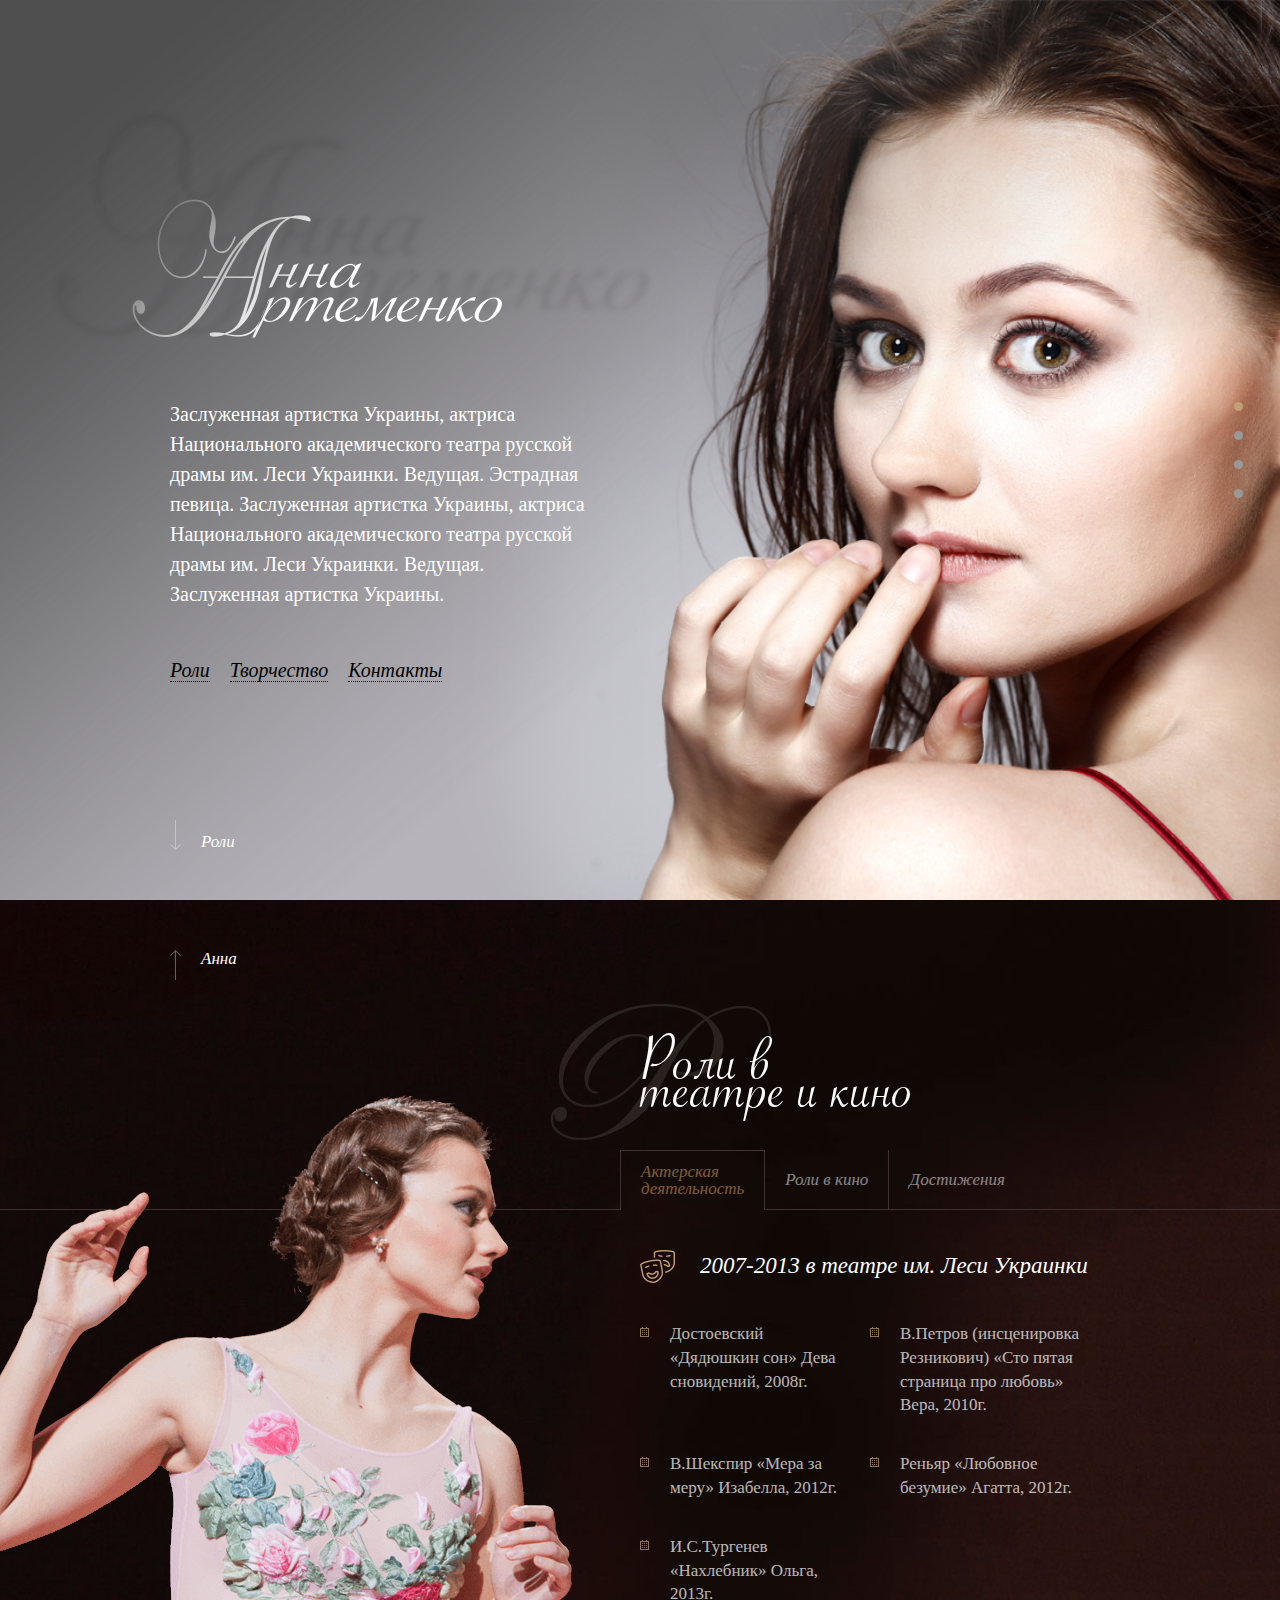
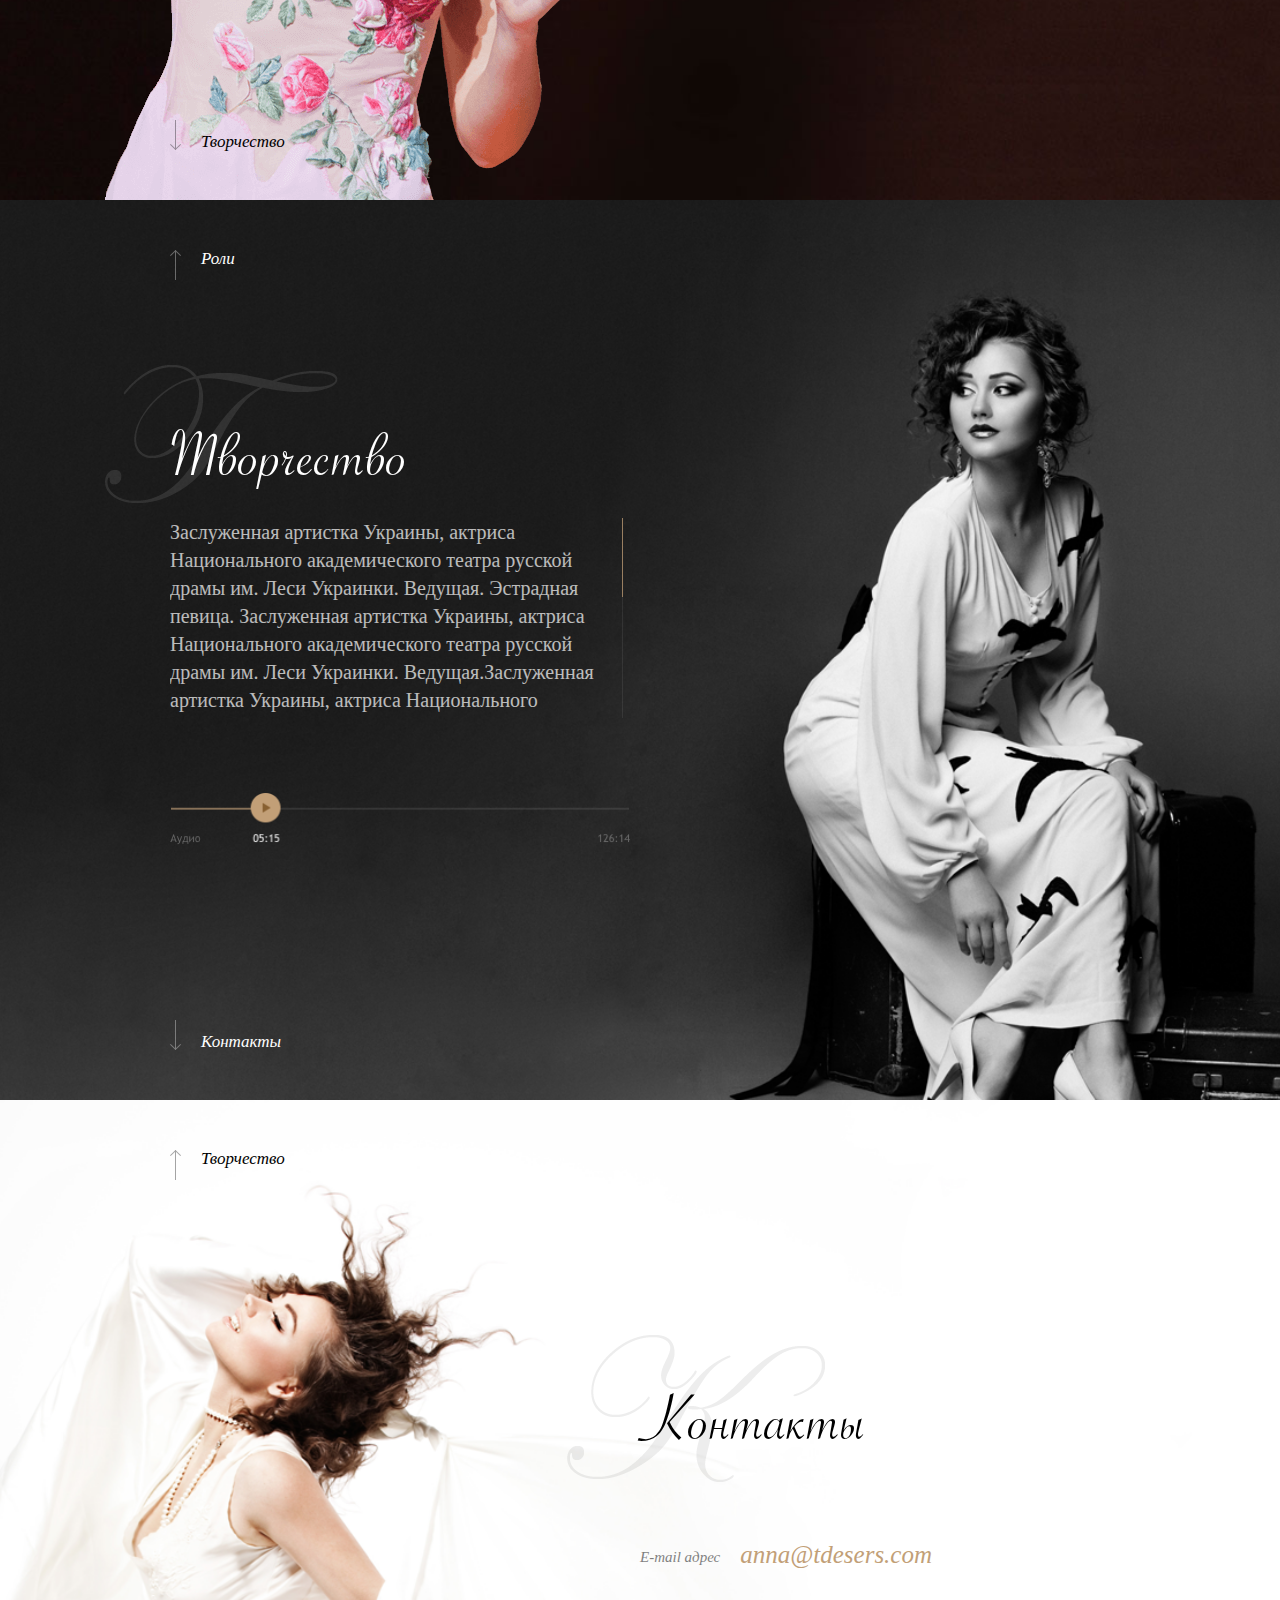
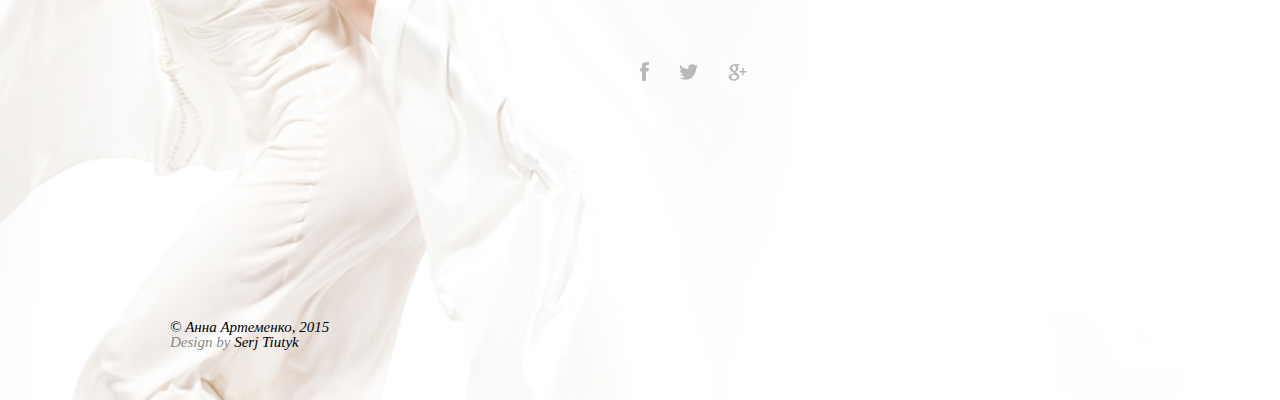
<file: site/index.html>
<!doctype html>
<html>
<head>
	<meta charset="utf-8">
	<title>Template</title>
	<meta name="viewport" content="width=device-width, initial-scale=1">
	<meta name="format-detection" content="telephone=no">
	<!-- theme color for android 5.0 -->
	<meta name="theme-color" content="#fff"> 
	<!-- <meta name="viewport" content="width=1200"> -->
	<!-- <meta name="viewport" content="initial-scale=1, user-scalable=no"> -->
	<link rel="stylesheet" media="all" href="css/screen.css" >
	<!--[if IE]><script src="js/html5shiv.js"></script><![endif]-->
	<script src="js/app.js"></script>
</head>
<body>
<!-- BEGIN  out-->
<div class="out" id="fullpage">
	<div class="section header" data-anchor="firstPage">
		<div class="inner">
			<div class="container">
				<h1 class="title"><img src="img/title1.png" alt=""></h1>
				<div class="header__text">
					<p>Заслуженная артистка Украины, актриса Национального академического театра русской драмы им. Леси Украинки. Ведущая. Эстрадная певица. Заслуженная артистка Украины, актриса Национального академического театра русской драмы им. Леси Украинки. Ведущая. <br>Заслуженная артистка Украины.</p>
				</div>
				<div class="header__menu">
					<ul>
						<li><a href="#secondPage">Роли</a></li>
						<li><a href="#thirdPage">Творчество</a></li>
						<li><a href="#fourthPage">Контакты</a></li>
					</ul>
				</div>
			</div>
			<a href="#secondPage" class="arrow to-bottom white"><span></span>Роли</a>
		</div>
	</div>
	<div class="section roles" data-anchor="secondPage">
		<div class="roles__bg"></div>
		<div class="inner">
			<a href="#firstPage" class="arrow to-top white"><span></span>Анна</a>
			<div class="container right">
				<h1 class="title">Роли в <br>театре и кино</h1>
				<div class="roles__inner js-tab-group">
					<div class="tabs">
						<a href="js-tab-1" class="btn-tab js-tab-link is-active"><span>Актерская<br>деятельность</span></a>
						<a href="js-tab-2" class="btn-tab js-tab-link"><span>Роли в кино</span></a>
						<a href="js-tab-3" class="btn-tab js-tab-link"><span>Достижения</span></a>
					</div>
					<div class="roles__wrap theater js-tab-cont js-tab-1">
						<h2 class="subtitle">2007-2013 в театре им. Леси Украинки</h2>
						<ul>
							<li>
								<p>Достоевский «Дядюшкин сон» Дева сновидений, 2008г.</p>
							</li>
							<li>
								<p>В.Петров (инсценировка Резникович) «Сто пятая страница про любовь» Вера, 2010г. </p>
							</li>
							<li>
								<p>В.Шекспир «Мера за меру» Изабелла, 2012г.</p>
							</li>
							<li>
								<p>Реньяр «Любовное безумие» Агатта, 2012г.</p>
							</li>
							<li>
								<p>И.С.Тургенев «Нахлебник» Ольга, 2013г.</p>
							</li>
						</ul>
					</div>
					<div class="roles__wrap movie js-tab-cont js-tab-2">
						<h2 class="subtitle">2007-2011 в фильмах и сериалах</h2>
						<ul>
							<li>
								<p>«Двенадцатилетний Шерлок Холмс» <br>Люба, 2011 г., Украина</p>
							</li>
							<li>
								<p>«Лицо под маской» Марина, 2011г., Украина</p>
							</li>
							<li>
								<p>«Мухтар» 2008-2009 г.Украина-Россия</p>
							</li>
							<li>
								<p>«Караси» 2008г., Украина</p>
							</li>
							<li>
								<p>«Отчим» Евгения, 2007г., Украина</p>
							</li>
						</ul>
					</div>
					<div class="roles__wrap awards js-tab-cont js-tab-3">
						<h2 class="subtitle">Звания и награды</h2>
						<ul>
							<li>
								<p>Звание «Заслуженый артист Украины» 2013г.</p>
							</li>
							<li>
								<p>Международная имиджевая программа «Общественное признание» 2012г., диплом и орден «За преданность своему делу»</p>
							</li>
							<li>
								<p>Всеукраинский литературно-художественный конкурс Е.Телиги «Чтоб дальше идти дорогой одной» 2009, призер в категории « профессиональные чтецы»</p>
							</li>
						</ul>
					</div>
				</div>
			</div>
			<a href="#thirdPage" class="arrow to-bottom black"><span></span>Творчество</a>
		</div>
	</div>
	<div class="section creation" data-anchor="thirdPage">
		<div class="inner">
			<a href="#secondPage" class="arrow to-top white"><span></span>Роли</a>
			<div class="container">
				<h1 class="title">Творчество</h1>
				<div class="creation__text js-scroll">
					<p>Заслуженная артистка Украины, актриса Национального академического театра русской драмы им. Леси Украинки. Ведущая. Эстрадная певица. Заслуженная артистка Украины, актриса Национального академического театра русской драмы им. Леси Украинки. Ведущая.Заслуженная артистка Украины, актриса Национального академического театра русской драмы им. Леси Украинки. Ведущая. Эстрадная певица. Заслуженная артистка Украины, актриса Национального академического театра русской драмы им. Леси Украинки. Ведущая.Заслуженная артистка Украины, актриса Национального академического театра русской драмы им. Леси Украинки. Ведущая. Эстрадная певица. Заслуженная артистка Украины, актриса Национального академического театра русской драмы им. Леси Украинки. Ведущая.</p>
				</div>
				<div class="creation__audio">
					<img src="img/audio.png" alt="">
				</div>
			</div>
			<a href="#fourthPage" class="arrow to-bottom white"><span></span>Контакты</a>
		</div>
	</div>
	<div class="section contacts" data-anchor="fourthPage">
		<div class="inner">
			<a href="#thirdPage" class="arrow to-top black"><span></span>Творчество</a>
			<div class="container right">
				<h1 class="title">Контакты</h1>
				<div class="contacts__inn">
					<!-- <div class="contacts__row tel">
						<span>Контактный телефон</span>
						<a href="tel:+38(067)966-07-24">+38 (067) 966-07-24</a>
					</div> -->
					<div class="contacts__row">
						<span>E-mail адрес</span>
						<a href="mailto:anna@tdesers.com">anna@tdesers.com</a>
					</div>
				</div>
				<div class="contacts__social">
					<a href="#" class="fb"></a>
					<a href="#" class="tw"></a>
					<a href="#" class="gp"></a>
				</div>
			</div>
			<div class="arrow to-bottom">
				<i>© Анна Артеменко, 2015</i>
				<p>Design by <a href="#">Serj Tiutyk</a></p>
			</div>
		</div>
	</div>
</div>
<!-- END out-->
</body>
</html>
</file>
<file: site/css/screen.css>
@charset "UTF-8";
html, body, div, span, applet, object, iframe, h1, h2, h3, h4, h5, h6, p, blockquote, pre, a, abbr, acronym, address, big, cite, code, del, dfn, em, img, ins, kbd, q, s, samp, small, strike, strong, sub, sup, tt, var, b, u, i, center, dl, dt, dd, ol, ul, li, fieldset, form, label, legend, table, caption, tbody, tfoot, thead, tr, th, td, article, aside, canvas, details, embed, figure, figcaption, footer, header, hgroup, menu, nav, output, ruby, section, summary, time, mark, audio, video { margin: 0; padding: 0; border: 0; vertical-align: baseline; }

body, html { height: 100%; }

img, fieldset, a img { border: none; }

input[type="text"], input[type="email"], input[type="tel"], textarea { -webkit-appearance: none; }

input[type="submit"], button { cursor: pointer; }
input[type="submit"]::-moz-focus-inner, button::-moz-focus-inner { padding: 0; border: 0; }

textarea { overflow: auto; }

input, button { margin: 0; padding: 0; border: 0; }

div, input, textarea, select, button, h1, h2, h3, h4, h5, h6, a, span, a:focus { outline: none; }

ul, ol { list-style-type: none; }

@media only screen and (min-device-width: 320px) and (max-device-width: 480px) { * { -webkit-text-size-adjust: none; } }
table { border-spacing: 0; border-collapse: collapse; width: 100%; }

.icon-awards { width: 31px; height: 29px; background-image: url("../img/icons.png"); background-position: -538px -236px; }

.icon-awards1 { width: 11px; height: 8px; background-image: url("../img/icons.png"); background-position: -559px -295px; }

.icon-bottom-b { width: 11px; height: 30px; background-image: url("../img/icons.png"); background-position: -544px -273px; }

.icon-bottom-w { width: 11px; height: 30px; background-image: url("../img/icons.png"); background-position: -529px -273px; }

.icon-codedby { width: 47px; height: 5px; background-image: url("../img/icons.png"); background-position: -552px -307px; }

.icon-coderiver { width: 49px; height: 5px; background-image: url("../img/icons.png"); background-position: -499px -307px; }

.icon-fb { width: 9px; height: 19px; background-image: url("../img/icons.png"); background-position: -499px -316px; }

.icon-gp { width: 19px; height: 18px; background-image: url("../img/icons.png"); background-position: -559px -273px; }

.icon-k { width: 258px; height: 147px; background-image: url("../img/icons.png"); background-position: 0px -236px; }

.icon-logo { width: 604px; height: 232px; background-image: url("../img/icons.png"); background-position: 0px 0px; }

.icon-movie { width: 26px; height: 26px; background-image: url("../img/icons.png"); background-position: -573px -236px; }

.icon-movie1 { width: 11px; height: 11px; background-image: url("../img/icons.png"); background-position: -512px -316px; }

.icon-r { width: 221px; height: 136px; background-image: url("../img/icons.png"); background-position: 0px -387px; }

.icon-t { width: 233px; height: 138px; background-image: url("../img/icons.png"); background-position: -262px -236px; }

.icon-theater { width: 35px; height: 33px; background-image: url("../img/icons.png"); background-position: -499px -236px; }

.icon-theater1 { width: 9px; height: 10px; background-image: url("../img/icons.png"); background-position: -527px -316px; }

.icon-top-b { width: 11px; height: 30px; background-image: url("../img/icons.png"); background-position: -514px -273px; }

.icon-top-w { width: 11px; height: 30px; background-image: url("../img/icons.png"); background-position: -499px -273px; }

.icon-tw { width: 19px; height: 16px; background-image: url("../img/icons.png"); background-position: -582px -273px; }

@font-face { font-family: "svgfont"; src: url("fonts/svgfont.eot"); src: url("fonts/svgfont.eot?#iefix") format("eot"), url("fonts/svgfont.woff") format("woff"), url("fonts/svgfont.woff2") format("woff2"), url("fonts/svgfont.ttf") format("truetype"); font-weight: normal; font-style: normal; }
.icon, [class^="icon-"], [class*=" icon-"] { font-family: "svgfont"; font-style: normal; font-weight: normal; text-rendering: auto; speak: none; line-height: 1; -webkit-font-smoothing: antialiased; -moz-osx-font-smoothing: grayscale; }

.icon, [class^="icon-"], [class*=" icon-"] { display: inline-block; }

.icon-sepa:before { content: ""; }

.icon-skrill:before { content: ""; }

.icon-t:before { content: ""; }

.l { *zoom: 1; }
.l:after { content: " "; display: table; clear: both; }
.l .l-col1 { float: left; width: 20%; }
.l .l-col2 { float: right; width: 70%; }

* { box-sizing: border-box; }

body { font-family: "Times New Roman", sans-serif; font-size: 12px; line-height: 1.4; }

@font-face { font-family: SavoyeLetPlain; src: url("fonts/SavoyeLetPlain.eot"); src: url("fonts/SavoyeLetPlain.eot?#iefix") format("embedded-opentype"), url("fonts/SavoyeLetPlain.woff2") format("woff2"), url("fonts/SavoyeLetPlain.woff") format("woff"), url("fonts/SavoyeLetPlain.ttf") format("truetype"); font-weight: normal; font-style: normal; }
@font-face { font-family: EdwardianScriptITC; src: url("fonts/EdwardianScriptITC.eot"); src: url("fonts/EdwardianScriptITC.eot?#iefix") format("embedded-opentype"), url("fonts/EdwardianScriptITC.woff2") format("woff2"), url("fonts/EdwardianScriptITC.woff") format("woff"), url("fonts/EdwardianScriptITC.ttf") format("truetype"); font-weight: normal; font-style: normal; }
a { text-decoration: none; }

.section { overflow: hidden; }

.inner { position: relative; max-width: 940px; width: 100%; height: 100%; margin: 0 auto; *zoom: 1; text-align: center; font-size: 0; text-align: left; }
.inner:after { content: " "; display: table; clear: both; }
.inner:before { content: ""; display: inline-block; vertical-align: middle; width: 0; height: 100%; }
@media only screen and (max-width: 1020px) { .inner { width: 90%; margin: 0 5%; } }

.container { display: inline-block; vertical-align: middle; max-width: 460px; }
.container.right { margin-left: 50%; }
@media only screen and (max-width: 1020px) { .container { width: 90%; margin-right: 10%; } }
@media only screen and (max-width: 600px) { .container { width: 95%; margin-right: 5%; } }

.title { position: relative; display: block; color: #FFF; font-size: 70px; font-weight: normal; line-height: 0.4; white-space: pre-wrap; font-family: SavoyeLetPlain, sans-serif; }

.arrow { position: absolute; left: 0; font-size: 17px; line-height: 1; font-style: italic; z-index: 15; }
.arrow span { display: inline-block; margin-right: 20px; }
.arrow i { font-size: 15px; }
.arrow p { font-size: 15px; color: #898989; }
.arrow p a { color: #000; }
.arrow.to-bottom { bottom: 50px; vertical-align: bottom; }
.arrow.to-bottom span { vertical-align: bottom; }
.arrow.to-bottom.white { color: #FFF; }
.arrow.to-bottom.white span { background-image: url("../img/icons.png"); width: 11px; height: 30px; background-position: -529px -273px; }
.arrow.to-bottom.black { color: #000; }
.arrow.to-bottom.black span { background-image: url("../img/icons.png"); width: 11px; height: 30px; background-position: -544px -273px; }
.arrow.to-top { vertical-align: top; top: 50px; }
.arrow.to-top span { vertical-align: top; }
.arrow.to-top.white { color: #FFF; }
.arrow.to-top.white span { background-image: url("../img/icons.png"); width: 11px; height: 30px; background-position: -499px -273px; }
.arrow.to-top.black { color: #000; }
.arrow.to-top.black span { background-image: url("../img/icons.png"); width: 11px; height: 30px; background-position: -514px -273px; }
@media only screen and (max-width: 760px) { .arrow.to-bottom { bottom: 20px; }
  .arrow.to-top { top: 20px; } }

html.fp-enabled, .fp-enabled body { margin: 0; padding: 0; overflow: hidden; -webkit-tap-highlight-color: transparent; }

#superContainer { height: 100%; position: relative; -ms-touch-action: none; touch-action: none; }

.fp-section { position: relative; box-sizing: border-box; }

.fp-slide { float: left; height: 100%; display: block; }

.fp-slidesContainer { height: 100%; display: block; }

.fp-slides { z-index: 1; height: 100%; overflow: hidden; position: relative; transition: all 0.3s ease-out; }

.fp-section.fp-table, .fp-slide.fp-table { display: table; table-layout: fixed; width: 100%; }

.fp-tableCell { display: table-cell; vertical-align: middle; width: 100%; height: 100%; }

.fp-slidesContainer { float: left; position: relative; }

.fp-controlArrow { position: absolute; z-index: 4; top: 50%; cursor: pointer; width: 0; height: 0; border-style: solid; margin-top: -38px; -webkit-transform: translate3d(0, 0, 0); -ms-transform: translate3d(0, 0, 0); transform: translate3d(0, 0, 0); }
.fp-controlArrow.fp-prev { left: 15px; width: 0; border-width: 38.5px 34px 38.5px 0; border-color: transparent #fff transparent transparent; }
.fp-controlArrow.fp-next { right: 15px; border-width: 38.5px 0 38.5px 34px; border-color: transparent transparent transparent #fff; }

.fp-scrollable { overflow: scroll; }

.fp-notransition { transition: none !important; }

#fp-nav { position: fixed; z-index: 100; margin-top: -32px; top: 50%; opacity: 1; -webkit-transform: translate3d(0, 0, 0); }
#fp-nav.right { right: 17px; }
#fp-nav.left { left: 17px; }

.fp-slidesNav { position: absolute; z-index: 4; left: 50%; opacity: 1; }
.fp-slidesNav.bottom { bottom: 17px; }
.fp-slidesNav.top { top: 17px; }

#fp-nav ul, .fp-slidesNav ul { margin: 0; padding: 0; }

#fp-nav ul li { display: block; width: 9px; height: 9px; margin: 20px; position: relative; }
@media only screen and (max-width: 600px) { #fp-nav ul li { margin: 20px 0; } }

.fp-slidesNav ul li { display: block; width: 9px; height: 9px; margin: 7px; position: relative; display: inline-block; }

#fp-nav ul li a, .fp-slidesNav ul li a { display: block; position: relative; z-index: 1; width: 100%; height: 100%; cursor: pointer; text-decoration: none; }

#fp-nav ul li a.active span, .fp-slidesNav ul li a.active span, #fp-nav ul li:hover a.active span, .fp-slidesNav ul li:hover a.active span { height: 9px; width: 9px; border-radius: 100%; background-color: #c29f77; }

#fp-nav ul li a span, .fp-slidesNav ul li a span { border-radius: 50%; position: absolute; z-index: 1; height: 9px; width: 9px; border: 0; background: #999; left: 0; top: 0; transition: all 0.1s ease-in-out; }

#fp-nav ul li:hover a span, .fp-slidesNav ul li:hover a span { width: 9px; height: 9px; background-color: #c29f77; }

#fp-nav ul li .fp-tooltip { position: absolute; top: -2px; color: #fff; font-size: 14px; font-family: arial, helvetica, sans-serif; white-space: nowrap; max-width: 220px; overflow: hidden; display: block; opacity: 0; width: 0; }
#fp-nav ul li:hover .fp-tooltip { transition: opacity 0.2s ease-in; width: auto; opacity: 1; }
#fp-nav.fp-show-active a.active + .fp-tooltip { transition: opacity 0.2s ease-in; width: auto; opacity: 1; }
#fp-nav ul li .fp-tooltip.right { right: 20px; }
#fp-nav ul li .fp-tooltip.left { left: 20px; }

.fp-auto-height.fp-section, .fp-auto-height .fp-slide, .fp-auto-height .fp-tableCell { height: auto !important; }

.header { background: url("../img/header-bg2.png"), url("../img/header-bg1.png"); background-repeat: no-repeat; background-size: cover; background-position: 50% 50%; }
.header__text { margin: 50px 0; }
.header__text p { color: #FFF; font-size: 20px; line-height: 1.5; }
.header__menu ul { font-size: 0; }
.header__menu ul li { display: inline-block; vertical-align: top; }
.header__menu ul li a { display: block; border-bottom: 1px dotted; margin-right: 20px; color: #000; font-size: 20px; font-style: italic; line-height: 1.1; }
.header__menu ul li a:hover { border-bottom: none; }
.header .title { margin: -110px 0 0 -120px; }
@media only screen and (max-width: 1020px) { .header { background-position-x: 60%; } }
@media only screen and (max-width: 860px) { .header { background-position-x: 70%; } }
@media only screen and (max-width: 760px) { .header .header__text { margin: 10px 0; }
  .header .header__text p { line-height: 1.2; }
  .header .title { margin: -120px 0 0 0; width: 90%; }
  .header .title img { width: 100%; } }
@media only screen and (max-width: 600px) { .header .header__text p { font-size: 16px; } }
@media only screen and (max-width: 450px) { .header .title { margin-top: -110px; } }
@media only screen and (max-width: 400px) { .header .header__menu li:last-child a { margin-right: 0; } }
@media only screen and (max-width: 350px) { .header .header__menu li a { margin-right: 10px; } }

.roles { padding: 0; background: url("../img/role-bg1.jpg"); background-repeat: no-repeat; background-size: cover; background-position: 50% 50%; }
.roles__bg { position: absolute; top: 0; bottom: 0; left: 0; width: 50%; height: 100%; background: url("../img/role-bg2.png") 0 100% no-repeat; z-index: 10; }
.roles .container { position: relative; vertical-align: middle; min-height: 580px; z-index: 7; }
.roles .title { margin-bottom: 35px; }
.roles .title:before { content: ""; position: absolute; top: -55px; left: -90px; background-image: url("../img/icons.png"); width: 221px; height: 136px; background-position: 0px -387px; }
.roles__wrap ul li { display: inline-block; vertical-align: top; width: 50%; margin-bottom: 35px; }
.roles__wrap ul li p { position: relative; display: block; padding: 0 20px 0 30px; opacity: 0.7; color: #FFF; font-size: 17px; }
.roles__wrap ul li p:before { content: ""; position: absolute; top: 5px; left: 0; display: block; }
.roles__wrap.theater .subtitle:before { background-image: url("../img/icons.png"); width: 35px; height: 33px; background-position: -499px -236px; }
.roles__wrap.theater ul li p:before { background-image: url("../img/icons.png"); width: 9px; height: 10px; background-position: -527px -316px; }
.roles__wrap.movie .subtitle:before { background-image: url("../img/icons.png"); width: 26px; height: 26px; background-position: -573px -236px; }
.roles__wrap.movie ul li p:before { background-image: url("../img/icons.png"); width: 11px; height: 11px; background-position: -512px -316px; }
.roles__wrap.awards .subtitle:before { background-image: url("../img/icons.png"); width: 31px; height: 29px; background-position: -538px -236px; }
.roles__wrap.awards ul li { display: block; width: 100%; }
.roles__wrap.awards ul li p:before { background-image: url("../img/icons.png"); width: 11px; height: 8px; background-position: -559px -295px; }
@media only screen and (max-width: 1170px) { .roles .roles__bg { background-position-x: 100%; } }
@media only screen and (max-width: 1020px) { .roles .roles__bg { display: none; }
  .roles .inner { text-align: center; }
  .roles .container { margin: 0; text-align: left; }
  .roles .title { margin-left: 70px; }
  .roles .arrow.to-bottom { color: #FFF; }
  .roles .arrow.to-bottom span { background-image: url("../img/icons.png"); width: 11px; height: 30px; background-position: -529px -273px; } }
@media only screen and (max-height: 760px) { .roles .container { min-height: 400px; }
  .roles .title { font-size: 50px; margin-bottom: 5px; }
  .roles .roles__wrap ul li { display: block; width: 100%; margin-bottom: 5px; }
  .roles .roles__wrap ul li p { padding: 0 0 0 20px; font-size: 16px; } }
@media only screen and (max-height: 568px) { .roles .container { min-height: auto; vertical-align: top; margin-top: 60px; }
  .roles .title { font-size: 40px; }
  .roles .roles__inner { margin: 0 0 0 -20px; }
  .roles .roles__wrap ul li { margin-bottom: 0; }
  .roles .roles__wrap ul li p { line-height: 1.2; } }
@media only screen and (max-height: 320px) { .roles .container { min-height: auto; margin-top: 30px; } }

.subtitle { position: relative; display: block; padding-left: 60px; margin: 40px 0; color: #FFF; font-size: 23px; font-style: italic; font-weight: normal; }
.subtitle:before { content: ""; position: absolute; top: 0; left: 0; }
@media only screen and (max-height: 760px) { .subtitle { margin: 10px 0; font-size: 18px; line-height: 1; }
  .subtitle:before { top: -7px; } }

.tabs { position: relative; display: inline-block; margin: 0 -20px; }
.tabs:before, .tabs:after { content: ""; position: absolute; bottom: 0; width: 300%; height: 1px; background: #3D302F; z-index: 3; }
.tabs:before { left: -300%; }
.tabs:after { right: -300%; }
.tabs .btn-tab { display: inline-block; vertical-align: middle; height: 60px; padding: 10px 20px; border-left: 1px solid #3E312F; border-bottom: 1px solid #3D302F; text-align: center; font-size: 0; }
.tabs .btn-tab:before { content: ""; display: inline-block; vertical-align: middle; width: 0; height: 100%; }
.tabs .btn-tab span { display: inline-block; vertical-align: middle; text-align: left; opacity: 0.5; color: #FFF; font-size: 17px; font-style: italic; line-height: 1; }
.tabs .btn-tab:first-child { border-left: none; }
.tabs .btn-tab:first-child.is-active { border-left: 1px solid #3E312F; }
.tabs .btn-tab:last-child.is-active { border-right: 1px solid #3E312F; }
.tabs .btn-tab.is-active { border-top: 1px solid #3E312F; border-bottom: none; }
.tabs .btn-tab.is-active span { color: #e9af6b; }
@media only screen and (max-height: 760px) { .tabs .btn-tab { height: 45px; padding: 5px; }
  .tabs .btn-tab span { font-size: 16px; } }
@media only screen and (max-height: 568px) { .tabs { margin: 0 -20px 0 0; } }

.creation { background: url("../img/creation-bg.png"); background-repeat: no-repeat; background-size: cover; background-position: 50% 50%; }
.creation .title { margin-bottom: 30px; }
.creation .title:before { content: ""; position: absolute; bottom: -20px; left: -65px; background-image: url("../img/icons.png"); width: 233px; height: 138px; background-position: -262px -236px; }
.creation__text { height: 210px; padding: 5px 0; margin-bottom: 70px; }
.creation__text p { display: block; opacity: 0.7; color: #FFF; font-size: 20px; }
.creation__audio { font-size: 0; }
.creation__audio img { width: 100%; }
@media only screen and (max-width: 1100px) { .creation { background-position-x: 70%; } }
@media only screen and (max-width: 960px) { .creation .title { margin-bottom: 10px; }
  .creation .creation__text { margin-bottom: 20px; } }
@media only screen and (max-height: 414px) { .creation .title { font-size: 40px; }
  .creation .creation__text { height: 80px; margin-bottom: 10px; }
  .creation .creation__text p { font-size: 18px; line-height: 1; } }

.contacts { background: url("../img/contacts-bg.png"); background-repeat: no-repeat; background-size: cover; background-position: 50% 50%; }
.contacts .title { color: #000; }
.contacts .title:before { content: ""; position: absolute; bottom: -35px; left: -73px; background-image: url("../img/icons.png"); width: 258px; height: 147px; background-position: 0px -236px; }
.contacts__inn { margin: 90px 0; }
.contacts__row.tel { padding: 0 0 10px; border-bottom: 1px solid #e4e4e4; margin-bottom: 25px; }
.contacts__row.tel span { vertical-align: top; }
.contacts__row.tel a { color: #000; font-size: 60px; font-style: normal; line-height: 0.8; font-family: SavoyeLetPlain, sans-serif; }
.contacts__row span { display: inline-block; vertical-align: middle; max-width: 100px; margin: 5px 20px 0 0; opacity: 0.5; color: #000; font-size: 15px; font-style: italic; line-height: 1; }
.contacts__row a { display: inline-block; vertical-align: middle; color: #c29f77; font-size: 25px; font-style: italic; }
.contacts__social { font-size: 0; }
.contacts__social a { display: inline-block; vertical-align: middle; margin-right: 30px; }
.contacts__social a.fb { background-image: url("../img/icons.png"); width: 9px; height: 19px; background-position: -499px -316px; }
.contacts__social a.tw { background-image: url("../img/icons.png"); width: 19px; height: 16px; background-position: -582px -273px; }
.contacts__social a.gp { background-image: url("../img/icons.png"); width: 19px; height: 18px; background-position: -559px -273px; }
@media only screen and (max-width: 1020px) { .contacts { background-position-x: 20%; }
  .contacts .container { width: 40%; }
  .contacts .contacts__inn { margin: 30px 0 10px; } }
@media only screen and (max-width: 600px) { .contacts .container { width: 80%; margin-left: 15%; } }
@media only screen and (max-width: 410px) { .contacts .container { width: 95%; margin-left: 0; } }
@media only screen and (max-height: 350px) { .contacts .title { margin-left: 50px; }
  .contacts .contacts__row span { margin-right: 5px; } }
@media only screen and (max-height: 320px) { .contacts .container { width: 45%; margin-left: 50%; }
  .contacts .title { margin-left: 35px; font-size: 50px; }
  .contacts .title:before { bottom: -55px; left: -93px; }
  .contacts .contacts__inn { margin: 10px 0; } }

.mCustomScrollbar { -ms-touch-action: none; touch-action: none; }
.mCustomScrollbar.mCS_no_scrollbar, .mCustomScrollbar.mCS_touch_action { -ms-touch-action: auto; touch-action: auto; }

.mCustomScrollBox { position: relative; overflow: hidden; height: 100%; max-width: 100%; outline: 0; direction: ltr; }

.mCSB_container { overflow: hidden; width: auto; height: auto; }

.mCSB_inside > .mCSB_container { margin-right: 30px; }

.mCSB_container.mCS_no_scrollbar_y.mCS_y_hidden { margin-right: 0; }

.mCS-dir-rtl > .mCSB_inside > .mCSB_container { margin-right: 0; margin-left: 30px; }
.mCS-dir-rtl > .mCSB_inside > .mCSB_container.mCS_no_scrollbar_y.mCS_y_hidden { margin-left: 0; }

.mCSB_scrollTools { position: absolute; width: 16px; height: auto; left: auto; top: 0; right: 0; bottom: 0; opacity: 0.75; filter: "alpha(opacity=75)"; -ms-filter: "alpha(opacity=75)"; }

.mCSB_outside + .mCSB_scrollTools { right: -26px; }

.mCS-dir-rtl > .mCSB_inside > .mCSB_scrollTools { right: auto; left: 0; }
.mCS-dir-rtl > .mCSB_outside + .mCSB_scrollTools { right: auto; left: 0; left: -26px; }

.mCSB_scrollTools .mCSB_draggerContainer { position: absolute; top: 0; left: 0; bottom: 0; right: 0; height: auto; }
.mCSB_scrollTools a + .mCSB_draggerContainer { margin: 20px 0; }
.mCSB_scrollTools .mCSB_draggerRail { width: 1px; height: 100%; margin: 0 auto; border-radius: 16px; }
.mCSB_scrollTools .mCSB_dragger { cursor: pointer; width: 100%; height: 30px; z-index: 1; }
.mCSB_scrollTools .mCSB_dragger .mCSB_dragger_bar { position: relative; width: 1px; height: 100%; margin: 0 auto; text-align: center; }

.mCSB_scrollTools_vertical.mCSB_scrollTools_onDrag_expand .mCSB_dragger.mCSB_dragger_onDrag_expanded .mCSB_dragger_bar, .mCSB_scrollTools_vertical.mCSB_scrollTools_onDrag_expand .mCSB_draggerContainer:hover .mCSB_dragger .mCSB_dragger_bar { width: 12px; }
.mCSB_scrollTools_vertical.mCSB_scrollTools_onDrag_expand .mCSB_dragger.mCSB_dragger_onDrag_expanded + .mCSB_draggerRail, .mCSB_scrollTools_vertical.mCSB_scrollTools_onDrag_expand .mCSB_draggerContainer:hover .mCSB_draggerRail { width: 8px; }

.mCSB_scrollTools .mCSB_buttonDown, .mCSB_scrollTools .mCSB_buttonUp { display: block; position: absolute; height: 20px; width: 100%; overflow: hidden; margin: 0 auto; cursor: pointer; }
.mCSB_scrollTools .mCSB_buttonDown { bottom: 0; }

.mCSB_horizontal.mCSB_inside > .mCSB_container { margin-right: 0; margin-bottom: 30px; }
.mCSB_horizontal.mCSB_outside > .mCSB_container { min-height: 100%; }
.mCSB_horizontal > .mCSB_container.mCS_no_scrollbar_x.mCS_x_hidden { margin-bottom: 0; }

.mCSB_scrollTools.mCSB_scrollTools_horizontal { width: auto; height: 16px; top: auto; right: 0; bottom: 0; left: 0; }

.mCustomScrollBox + .mCSB_scrollTools + .mCSB_scrollTools.mCSB_scrollTools_horizontal, .mCustomScrollBox + .mCSB_scrollTools.mCSB_scrollTools_horizontal { bottom: -26px; }

.mCSB_scrollTools.mCSB_scrollTools_horizontal a + .mCSB_draggerContainer { margin: 0 20px; }
.mCSB_scrollTools.mCSB_scrollTools_horizontal .mCSB_draggerRail { width: 100%; height: 2px; margin: 7px 0; }
.mCSB_scrollTools.mCSB_scrollTools_horizontal .mCSB_dragger { width: 30px; height: 100%; left: 0; }
.mCSB_scrollTools.mCSB_scrollTools_horizontal .mCSB_dragger .mCSB_dragger_bar { width: 100%; height: 4px; margin: 6px auto; }

.mCSB_scrollTools_horizontal.mCSB_scrollTools_onDrag_expand .mCSB_dragger.mCSB_dragger_onDrag_expanded .mCSB_dragger_bar, .mCSB_scrollTools_horizontal.mCSB_scrollTools_onDrag_expand .mCSB_draggerContainer:hover .mCSB_dragger .mCSB_dragger_bar { height: 12px; margin: 2px auto; }
.mCSB_scrollTools_horizontal.mCSB_scrollTools_onDrag_expand .mCSB_dragger.mCSB_dragger_onDrag_expanded + .mCSB_draggerRail, .mCSB_scrollTools_horizontal.mCSB_scrollTools_onDrag_expand .mCSB_draggerContainer:hover .mCSB_draggerRail { height: 8px; margin: 4px 0; }

.mCSB_scrollTools.mCSB_scrollTools_horizontal .mCSB_buttonLeft, .mCSB_scrollTools.mCSB_scrollTools_horizontal .mCSB_buttonRight { display: block; position: absolute; width: 20px; height: 100%; overflow: hidden; margin: 0 auto; cursor: pointer; }
.mCSB_scrollTools.mCSB_scrollTools_horizontal .mCSB_buttonLeft { left: 0; }
.mCSB_scrollTools.mCSB_scrollTools_horizontal .mCSB_buttonRight { right: 0; }

.mCSB_container_wrapper { position: absolute; height: auto; width: auto; overflow: hidden; top: 0; left: 0; right: 0; bottom: 0; margin-right: 30px; margin-bottom: 30px; }
.mCSB_container_wrapper > .mCSB_container { padding-right: 30px; padding-bottom: 30px; }

.mCSB_vertical_horizontal > .mCSB_scrollTools.mCSB_scrollTools_vertical { bottom: 20px; }
.mCSB_vertical_horizontal > .mCSB_scrollTools.mCSB_scrollTools_horizontal { right: 20px; }

.mCSB_container_wrapper.mCS_no_scrollbar_x.mCS_x_hidden + .mCSB_scrollTools.mCSB_scrollTools_vertical { bottom: 0; }

.mCS-dir-rtl > .mCustomScrollBox.mCSB_vertical_horizontal.mCSB_inside > .mCSB_scrollTools.mCSB_scrollTools_horizontal, .mCSB_container_wrapper.mCS_no_scrollbar_y.mCS_y_hidden + .mCSB_scrollTools ~ .mCSB_scrollTools.mCSB_scrollTools_horizontal { right: 0; }

.mCS-dir-rtl > .mCustomScrollBox.mCSB_vertical_horizontal.mCSB_inside > .mCSB_scrollTools.mCSB_scrollTools_horizontal { left: 20px; }
.mCS-dir-rtl > .mCustomScrollBox.mCSB_vertical_horizontal.mCSB_inside > .mCSB_container_wrapper.mCS_no_scrollbar_y.mCS_y_hidden + .mCSB_scrollTools ~ .mCSB_scrollTools.mCSB_scrollTools_horizontal { left: 0; }
.mCS-dir-rtl > .mCSB_inside > .mCSB_container_wrapper { margin-right: 0; margin-left: 30px; }

.mCSB_container_wrapper.mCS_no_scrollbar_y.mCS_y_hidden > .mCSB_container { padding-right: 0; box-sizing: border-box; }
.mCSB_container_wrapper.mCS_no_scrollbar_x.mCS_x_hidden > .mCSB_container { padding-bottom: 0; box-sizing: border-box; }

.mCustomScrollBox.mCSB_vertical_horizontal.mCSB_inside > .mCSB_container_wrapper.mCS_no_scrollbar_y.mCS_y_hidden { margin-right: 0; margin-left: 0; }
.mCustomScrollBox.mCSB_vertical_horizontal.mCSB_inside > .mCSB_container_wrapper.mCS_no_scrollbar_x.mCS_x_hidden { margin-bottom: 0; }

.mCSB_scrollTools { transition: opacity 0.2s ease-in-out, background-color 0.2s ease-in-out; }
.mCSB_scrollTools .mCSB_buttonDown, .mCSB_scrollTools .mCSB_buttonLeft, .mCSB_scrollTools .mCSB_buttonRight, .mCSB_scrollTools .mCSB_buttonUp, .mCSB_scrollTools .mCSB_dragger .mCSB_dragger_bar { transition: opacity 0.2s ease-in-out, background-color 0.2s ease-in-out; }

.mCSB_scrollTools_horizontal.mCSB_scrollTools_onDrag_expand .mCSB_draggerRail, .mCSB_scrollTools_horizontal.mCSB_scrollTools_onDrag_expand .mCSB_dragger_bar { transition: width 0.2s ease-out 0.2s, height 0.2s ease-out 0.2s, margin-left 0.2s ease-out 0.2s, margin-right 0.2s ease-out 0.2s, margin-top 0.2s ease-out 0.2s, margin-bottom 0.2s ease-out 0.2s, opacity 0.2s ease-in-out, background-color 0.2s ease-in-out; }

.mCSB_scrollTools_vertical.mCSB_scrollTools_onDrag_expand .mCSB_draggerRail, .mCSB_scrollTools_vertical.mCSB_scrollTools_onDrag_expand .mCSB_dragger_bar { transition: width 0.2s ease-out 0.2s, height 0.2s ease-out 0.2s, margin-left 0.2s ease-out 0.2s, margin-right 0.2s ease-out 0.2s, margin-top 0.2s ease-out 0.2s, margin-bottom 0.2s ease-out 0.2s, opacity 0.2s ease-in-out, background-color 0.2s ease-in-out; }

.mCS-autoHide > .mCustomScrollBox > .mCSB_scrollTools, .mCS-autoHide > .mCustomScrollBox ~ .mCSB_scrollTools { opacity: 0; filter: "alpha(opacity=0)"; -ms-filter: "alpha(opacity=0)"; }
.mCS-autoHide:hover > .mCustomScrollBox > .mCSB_scrollTools, .mCS-autoHide:hover > .mCustomScrollBox ~ .mCSB_scrollTools { opacity: 1; filter: "alpha(opacity=100)"; -ms-filter: "alpha(opacity=100)"; }

.mCustomScrollBox:hover > .mCSB_scrollTools, .mCustomScrollBox:hover ~ .mCSB_scrollTools { opacity: 1; filter: "alpha(opacity=100)"; -ms-filter: "alpha(opacity=100)"; }

.mCustomScrollbar > .mCustomScrollBox > .mCSB_scrollTools.mCSB_scrollTools_onDrag, .mCustomScrollbar > .mCustomScrollBox ~ .mCSB_scrollTools.mCSB_scrollTools_onDrag { opacity: 1; filter: "alpha(opacity=100)"; -ms-filter: "alpha(opacity=100)"; }

.mCSB_scrollTools .mCSB_draggerRail { background-color: #FFF; background-color: rgba(255, 255, 255, 0.1); filter: "alpha(opacity=40)"; -ms-filter: "alpha(opacity=40)"; }
.mCSB_scrollTools .mCSB_dragger .mCSB_dragger_bar { background-color: #c29f77; filter: "alpha(opacity=75)"; -ms-filter: "alpha(opacity=75)"; }
.mCSB_scrollTools .mCSB_dragger:hover .mCSB_dragger_bar { background-color: #c29f77; filter: "alpha(opacity=85)"; -ms-filter: "alpha(opacity=85)"; }
.mCSB_scrollTools .mCSB_dragger.mCSB_dragger_onDrag .mCSB_dragger_bar, .mCSB_scrollTools .mCSB_dragger:active .mCSB_dragger_bar { background-color: #c29f77; filter: "alpha(opacity=90)"; -ms-filter: "alpha(opacity=90)"; }
.mCSB_scrollTools .mCSB_buttonDown, .mCSB_scrollTools .mCSB_buttonLeft, .mCSB_scrollTools .mCSB_buttonRight { background-image: url(mCSB_buttons.png); background-repeat: no-repeat; opacity: 0.4; filter: "alpha(opacity=40)"; -ms-filter: "alpha(opacity=40)"; }
.mCSB_scrollTools .mCSB_buttonUp { background-image: url(mCSB_buttons.png); background-repeat: no-repeat; opacity: 0.4; filter: "alpha(opacity=40)"; -ms-filter: "alpha(opacity=40)"; background-position: 0 0; }
.mCSB_scrollTools .mCSB_buttonDown { background-position: 0 -20px; }
.mCSB_scrollTools .mCSB_buttonLeft { background-position: 0 -40px; }
.mCSB_scrollTools .mCSB_buttonRight { background-position: 0 -56px; }
.mCSB_scrollTools .mCSB_buttonDown:hover, .mCSB_scrollTools .mCSB_buttonLeft:hover, .mCSB_scrollTools .mCSB_buttonRight:hover, .mCSB_scrollTools .mCSB_buttonUp:hover { opacity: 0.75; filter: "alpha(opacity=75)"; -ms-filter: "alpha(opacity=75)"; }
.mCSB_scrollTools .mCSB_buttonDown:active, .mCSB_scrollTools .mCSB_buttonLeft:active, .mCSB_scrollTools .mCSB_buttonRight:active, .mCSB_scrollTools .mCSB_buttonUp:active { opacity: 0.9; filter: "alpha(opacity=90)"; -ms-filter: "alpha(opacity=90)"; }

.mCS-dark.mCSB_scrollTools .mCSB_draggerRail { background-color: #000; background-color: rgba(0, 0, 0, 0.15); }
.mCS-dark.mCSB_scrollTools .mCSB_dragger .mCSB_dragger_bar { background-color: #000; background-color: rgba(0, 0, 0, 0.75); }
.mCS-dark.mCSB_scrollTools .mCSB_dragger:hover .mCSB_dragger_bar { background-color: rgba(0, 0, 0, 0.85); }
.mCS-dark.mCSB_scrollTools .mCSB_dragger.mCSB_dragger_onDrag .mCSB_dragger_bar, .mCS-dark.mCSB_scrollTools .mCSB_dragger:active .mCSB_dragger_bar { background-color: rgba(0, 0, 0, 0.9); }
.mCS-dark.mCSB_scrollTools .mCSB_buttonUp { background-position: -80px 0; }
.mCS-dark.mCSB_scrollTools .mCSB_buttonDown { background-position: -80px -20px; }
.mCS-dark.mCSB_scrollTools .mCSB_buttonLeft { background-position: -80px -40px; }
.mCS-dark.mCSB_scrollTools .mCSB_buttonRight { background-position: -80px -56px; }

.mCS-dark-2.mCSB_scrollTools .mCSB_draggerRail, .mCS-light-2.mCSB_scrollTools .mCSB_draggerRail { width: 4px; background-color: #fff; background-color: rgba(255, 255, 255, 0.1); border-radius: 1px; }

.mCS-dark-2.mCSB_scrollTools .mCSB_dragger .mCSB_dragger_bar, .mCS-light-2.mCSB_scrollTools .mCSB_dragger .mCSB_dragger_bar { width: 4px; background-color: #fff; background-color: rgba(255, 255, 255, 0.75); border-radius: 1px; }

.mCS-dark-2.mCSB_scrollTools_horizontal .mCSB_dragger .mCSB_dragger_bar, .mCS-dark-2.mCSB_scrollTools_horizontal .mCSB_draggerRail { width: 100%; height: 4px; margin: 6px auto; }

.mCS-light-2.mCSB_scrollTools_horizontal .mCSB_dragger .mCSB_dragger_bar, .mCS-light-2.mCSB_scrollTools_horizontal .mCSB_draggerRail { width: 100%; height: 4px; margin: 6px auto; }
.mCS-light-2.mCSB_scrollTools .mCSB_dragger:hover .mCSB_dragger_bar { background-color: #fff; background-color: rgba(255, 255, 255, 0.85); }
.mCS-light-2.mCSB_scrollTools .mCSB_dragger.mCSB_dragger_onDrag .mCSB_dragger_bar, .mCS-light-2.mCSB_scrollTools .mCSB_dragger:active .mCSB_dragger_bar { background-color: #fff; background-color: rgba(255, 255, 255, 0.9); }
.mCS-light-2.mCSB_scrollTools .mCSB_buttonUp { background-position: -32px 0; }
.mCS-light-2.mCSB_scrollTools .mCSB_buttonDown { background-position: -32px -20px; }
.mCS-light-2.mCSB_scrollTools .mCSB_buttonLeft { background-position: -40px -40px; }
.mCS-light-2.mCSB_scrollTools .mCSB_buttonRight { background-position: -40px -56px; }

.mCS-dark-2.mCSB_scrollTools .mCSB_draggerRail { background-color: #000; background-color: rgba(0, 0, 0, 0.1); border-radius: 1px; }
.mCS-dark-2.mCSB_scrollTools .mCSB_dragger .mCSB_dragger_bar { background-color: #000; background-color: rgba(0, 0, 0, 0.75); border-radius: 1px; }
.mCS-dark-2.mCSB_scrollTools .mCSB_dragger:hover .mCSB_dragger_bar { background-color: #000; background-color: rgba(0, 0, 0, 0.85); }
.mCS-dark-2.mCSB_scrollTools .mCSB_dragger.mCSB_dragger_onDrag .mCSB_dragger_bar, .mCS-dark-2.mCSB_scrollTools .mCSB_dragger:active .mCSB_dragger_bar { background-color: #000; background-color: rgba(0, 0, 0, 0.9); }
.mCS-dark-2.mCSB_scrollTools .mCSB_buttonUp { background-position: -112px 0; }
.mCS-dark-2.mCSB_scrollTools .mCSB_buttonDown { background-position: -112px -20px; }
.mCS-dark-2.mCSB_scrollTools .mCSB_buttonLeft { background-position: -120px -40px; }
.mCS-dark-2.mCSB_scrollTools .mCSB_buttonRight { background-position: -120px -56px; }

.mCS-dark-thick.mCSB_scrollTools .mCSB_draggerRail, .mCS-light-thick.mCSB_scrollTools .mCSB_draggerRail { width: 4px; background-color: #fff; background-color: rgba(255, 255, 255, 0.1); border-radius: 2px; }

.mCS-dark-thick.mCSB_scrollTools .mCSB_dragger .mCSB_dragger_bar, .mCS-light-thick.mCSB_scrollTools .mCSB_dragger .mCSB_dragger_bar { width: 6px; background-color: #fff; background-color: rgba(255, 255, 255, 0.75); border-radius: 2px; }

.mCS-dark-thick.mCSB_scrollTools_horizontal .mCSB_draggerRail, .mCS-light-thick.mCSB_scrollTools_horizontal .mCSB_draggerRail { width: 100%; height: 4px; margin: 6px 0; }

.mCS-dark-thick.mCSB_scrollTools_horizontal .mCSB_dragger .mCSB_dragger_bar { width: 100%; height: 6px; margin: 5px auto; }

.mCS-light-thick.mCSB_scrollTools_horizontal .mCSB_dragger .mCSB_dragger_bar { width: 100%; height: 6px; margin: 5px auto; }
.mCS-light-thick.mCSB_scrollTools .mCSB_dragger:hover .mCSB_dragger_bar { background-color: #fff; background-color: rgba(255, 255, 255, 0.85); }
.mCS-light-thick.mCSB_scrollTools .mCSB_dragger.mCSB_dragger_onDrag .mCSB_dragger_bar, .mCS-light-thick.mCSB_scrollTools .mCSB_dragger:active .mCSB_dragger_bar { background-color: #fff; background-color: rgba(255, 255, 255, 0.9); }
.mCS-light-thick.mCSB_scrollTools .mCSB_buttonUp { background-position: -16px 0; }
.mCS-light-thick.mCSB_scrollTools .mCSB_buttonDown { background-position: -16px -20px; }
.mCS-light-thick.mCSB_scrollTools .mCSB_buttonLeft { background-position: -20px -40px; }
.mCS-light-thick.mCSB_scrollTools .mCSB_buttonRight { background-position: -20px -56px; }

.mCS-dark-thick.mCSB_scrollTools .mCSB_draggerRail { background-color: #000; background-color: rgba(0, 0, 0, 0.1); border-radius: 2px; }
.mCS-dark-thick.mCSB_scrollTools .mCSB_dragger .mCSB_dragger_bar { background-color: #000; background-color: rgba(0, 0, 0, 0.75); border-radius: 2px; }
.mCS-dark-thick.mCSB_scrollTools .mCSB_dragger:hover .mCSB_dragger_bar { background-color: #000; background-color: rgba(0, 0, 0, 0.85); }
.mCS-dark-thick.mCSB_scrollTools .mCSB_dragger.mCSB_dragger_onDrag .mCSB_dragger_bar, .mCS-dark-thick.mCSB_scrollTools .mCSB_dragger:active .mCSB_dragger_bar { background-color: #000; background-color: rgba(0, 0, 0, 0.9); }
.mCS-dark-thick.mCSB_scrollTools .mCSB_buttonUp { background-position: -96px 0; }
.mCS-dark-thick.mCSB_scrollTools .mCSB_buttonDown { background-position: -96px -20px; }
.mCS-dark-thick.mCSB_scrollTools .mCSB_buttonLeft { background-position: -100px -40px; }
.mCS-dark-thick.mCSB_scrollTools .mCSB_buttonRight { background-position: -100px -56px; }

.mCS-light-thin.mCSB_scrollTools .mCSB_draggerRail { background-color: #fff; background-color: rgba(255, 255, 255, 0.1); }

.mCS-dark-thin.mCSB_scrollTools .mCSB_dragger .mCSB_dragger_bar, .mCS-light-thin.mCSB_scrollTools .mCSB_dragger .mCSB_dragger_bar { width: 2px; }

.mCS-dark-thin.mCSB_scrollTools_horizontal .mCSB_draggerRail, .mCS-light-thin.mCSB_scrollTools_horizontal .mCSB_draggerRail { width: 100%; }

.mCS-dark-thin.mCSB_scrollTools_horizontal .mCSB_dragger .mCSB_dragger_bar, .mCS-light-thin.mCSB_scrollTools_horizontal .mCSB_dragger .mCSB_dragger_bar { width: 100%; height: 2px; margin: 7px auto; }

.mCS-dark-thin.mCSB_scrollTools .mCSB_draggerRail { background-color: #000; background-color: rgba(0, 0, 0, 0.15); }
.mCS-dark-thin.mCSB_scrollTools .mCSB_dragger .mCSB_dragger_bar { background-color: #000; background-color: rgba(0, 0, 0, 0.75); }
.mCS-dark-thin.mCSB_scrollTools .mCSB_dragger:hover .mCSB_dragger_bar { background-color: #000; background-color: rgba(0, 0, 0, 0.85); }
.mCS-dark-thin.mCSB_scrollTools .mCSB_dragger.mCSB_dragger_onDrag .mCSB_dragger_bar, .mCS-dark-thin.mCSB_scrollTools .mCSB_dragger:active .mCSB_dragger_bar { background-color: #000; background-color: rgba(0, 0, 0, 0.9); }
.mCS-dark-thin.mCSB_scrollTools .mCSB_buttonUp { background-position: -80px 0; }
.mCS-dark-thin.mCSB_scrollTools .mCSB_buttonDown { background-position: -80px -20px; }
.mCS-dark-thin.mCSB_scrollTools .mCSB_buttonLeft { background-position: -80px -40px; }
.mCS-dark-thin.mCSB_scrollTools .mCSB_buttonRight { background-position: -80px -56px; }

.mCS-rounded.mCSB_scrollTools .mCSB_draggerRail { background-color: #fff; background-color: rgba(255, 255, 255, 0.15); }

.mCS-rounded-dark.mCSB_scrollTools .mCSB_dragger, .mCS-rounded-dots-dark.mCSB_scrollTools .mCSB_dragger, .mCS-rounded-dots.mCSB_scrollTools .mCSB_dragger, .mCS-rounded.mCSB_scrollTools .mCSB_dragger { height: 14px; }

.mCS-rounded-dark.mCSB_scrollTools .mCSB_dragger .mCSB_dragger_bar, .mCS-rounded-dots-dark.mCSB_scrollTools .mCSB_dragger .mCSB_dragger_bar, .mCS-rounded-dots.mCSB_scrollTools .mCSB_dragger .mCSB_dragger_bar, .mCS-rounded.mCSB_scrollTools .mCSB_dragger .mCSB_dragger_bar { width: 14px; margin: 0 1px; }

.mCS-rounded-dark.mCSB_scrollTools_horizontal .mCSB_dragger, .mCS-rounded-dots-dark.mCSB_scrollTools_horizontal .mCSB_dragger, .mCS-rounded-dots.mCSB_scrollTools_horizontal .mCSB_dragger, .mCS-rounded.mCSB_scrollTools_horizontal .mCSB_dragger { width: 14px; }

.mCS-rounded-dark.mCSB_scrollTools_horizontal .mCSB_dragger .mCSB_dragger_bar, .mCS-rounded-dots-dark.mCSB_scrollTools_horizontal .mCSB_dragger .mCSB_dragger_bar, .mCS-rounded-dots.mCSB_scrollTools_horizontal .mCSB_dragger .mCSB_dragger_bar, .mCS-rounded.mCSB_scrollTools_horizontal .mCSB_dragger .mCSB_dragger_bar { height: 14px; margin: 1px 0; }

.mCS-rounded-dark.mCSB_scrollTools_vertical.mCSB_scrollTools_onDrag_expand .mCSB_dragger.mCSB_dragger_onDrag_expanded .mCSB_dragger_bar, .mCS-rounded-dark.mCSB_scrollTools_vertical.mCSB_scrollTools_onDrag_expand .mCSB_draggerContainer:hover .mCSB_dragger .mCSB_dragger_bar { width: 16px; height: 16px; margin: -1px 0; }

.mCS-rounded.mCSB_scrollTools_vertical.mCSB_scrollTools_onDrag_expand .mCSB_dragger.mCSB_dragger_onDrag_expanded .mCSB_dragger_bar, .mCS-rounded.mCSB_scrollTools_vertical.mCSB_scrollTools_onDrag_expand .mCSB_draggerContainer:hover .mCSB_dragger .mCSB_dragger_bar { width: 16px; height: 16px; margin: -1px 0; }

.mCS-rounded-dark.mCSB_scrollTools_vertical.mCSB_scrollTools_onDrag_expand .mCSB_dragger.mCSB_dragger_onDrag_expanded + .mCSB_draggerRail, .mCS-rounded-dark.mCSB_scrollTools_vertical.mCSB_scrollTools_onDrag_expand .mCSB_draggerContainer:hover .mCSB_draggerRail { width: 4px; }

.mCS-rounded.mCSB_scrollTools_vertical.mCSB_scrollTools_onDrag_expand .mCSB_dragger.mCSB_dragger_onDrag_expanded + .mCSB_draggerRail, .mCS-rounded.mCSB_scrollTools_vertical.mCSB_scrollTools_onDrag_expand .mCSB_draggerContainer:hover .mCSB_draggerRail { width: 4px; }

.mCS-rounded-dark.mCSB_scrollTools_horizontal.mCSB_scrollTools_onDrag_expand .mCSB_dragger.mCSB_dragger_onDrag_expanded .mCSB_dragger_bar, .mCS-rounded-dark.mCSB_scrollTools_horizontal.mCSB_scrollTools_onDrag_expand .mCSB_draggerContainer:hover .mCSB_dragger .mCSB_dragger_bar { height: 16px; width: 16px; margin: 0 -1px; }

.mCS-rounded.mCSB_scrollTools_horizontal.mCSB_scrollTools_onDrag_expand .mCSB_dragger.mCSB_dragger_onDrag_expanded .mCSB_dragger_bar, .mCS-rounded.mCSB_scrollTools_horizontal.mCSB_scrollTools_onDrag_expand .mCSB_draggerContainer:hover .mCSB_dragger .mCSB_dragger_bar { height: 16px; width: 16px; margin: 0 -1px; }

.mCS-rounded-dark.mCSB_scrollTools_horizontal.mCSB_scrollTools_onDrag_expand .mCSB_dragger.mCSB_dragger_onDrag_expanded + .mCSB_draggerRail, .mCS-rounded-dark.mCSB_scrollTools_horizontal.mCSB_scrollTools_onDrag_expand .mCSB_draggerContainer:hover .mCSB_draggerRail { height: 4px; margin: 6px 0; }

.mCS-rounded.mCSB_scrollTools_horizontal.mCSB_scrollTools_onDrag_expand .mCSB_dragger.mCSB_dragger_onDrag_expanded + .mCSB_draggerRail, .mCS-rounded.mCSB_scrollTools_horizontal.mCSB_scrollTools_onDrag_expand .mCSB_draggerContainer:hover .mCSB_draggerRail { height: 4px; margin: 6px 0; }
.mCS-rounded.mCSB_scrollTools .mCSB_buttonUp { background-position: 0 -72px; }
.mCS-rounded.mCSB_scrollTools .mCSB_buttonDown { background-position: 0 -92px; }
.mCS-rounded.mCSB_scrollTools .mCSB_buttonLeft { background-position: 0 -112px; }
.mCS-rounded.mCSB_scrollTools .mCSB_buttonRight { background-position: 0 -128px; }

.mCS-rounded-dark.mCSB_scrollTools .mCSB_dragger .mCSB_dragger_bar, .mCS-rounded-dots-dark.mCSB_scrollTools .mCSB_dragger .mCSB_dragger_bar { background-color: #000; background-color: rgba(0, 0, 0, 0.75); }

.mCS-rounded-dark.mCSB_scrollTools .mCSB_draggerRail { background-color: #000; background-color: rgba(0, 0, 0, 0.15); }
.mCS-rounded-dark.mCSB_scrollTools .mCSB_dragger:hover .mCSB_dragger_bar { background-color: #000; background-color: rgba(0, 0, 0, 0.85); }

.mCS-rounded-dots-dark.mCSB_scrollTools .mCSB_dragger:hover .mCSB_dragger_bar { background-color: #000; background-color: rgba(0, 0, 0, 0.85); }

.mCS-rounded-dark.mCSB_scrollTools .mCSB_dragger.mCSB_dragger_onDrag .mCSB_dragger_bar, .mCS-rounded-dark.mCSB_scrollTools .mCSB_dragger:active .mCSB_dragger_bar { background-color: #000; background-color: rgba(0, 0, 0, 0.9); }

.mCS-rounded-dots-dark.mCSB_scrollTools .mCSB_dragger.mCSB_dragger_onDrag .mCSB_dragger_bar, .mCS-rounded-dots-dark.mCSB_scrollTools .mCSB_dragger:active .mCSB_dragger_bar { background-color: #000; background-color: rgba(0, 0, 0, 0.9); }

.mCS-rounded-dark.mCSB_scrollTools .mCSB_buttonUp { background-position: -80px -72px; }
.mCS-rounded-dark.mCSB_scrollTools .mCSB_buttonDown { background-position: -80px -92px; }
.mCS-rounded-dark.mCSB_scrollTools .mCSB_buttonLeft { background-position: -80px -112px; }
.mCS-rounded-dark.mCSB_scrollTools .mCSB_buttonRight { background-position: -80px -128px; }

.mCS-rounded-dots-dark.mCSB_scrollTools_vertical .mCSB_draggerRail, .mCS-rounded-dots.mCSB_scrollTools_vertical .mCSB_draggerRail { width: 4px; }

.mCS-rounded-dots-dark.mCSB_scrollTools .mCSB_draggerRail, .mCS-rounded-dots-dark.mCSB_scrollTools_horizontal .mCSB_draggerRail { background-color: transparent; background-position: center; }

.mCS-rounded-dots.mCSB_scrollTools .mCSB_draggerRail, .mCS-rounded-dots.mCSB_scrollTools_horizontal .mCSB_draggerRail { background-color: transparent; background-position: center; }

.mCS-rounded-dots-dark.mCSB_scrollTools .mCSB_draggerRail, .mCS-rounded-dots.mCSB_scrollTools .mCSB_draggerRail { background-image: url([data-uri]); background-repeat: repeat-y; opacity: 0.3; filter: "alpha(opacity=30)"; -ms-filter: "alpha(opacity=30)"; }

.mCS-rounded-dots-dark.mCSB_scrollTools_horizontal .mCSB_draggerRail { height: 4px; margin: 6px 0; background-repeat: repeat-x; }

.mCS-rounded-dots.mCSB_scrollTools_horizontal .mCSB_draggerRail { height: 4px; margin: 6px 0; background-repeat: repeat-x; }
.mCS-rounded-dots.mCSB_scrollTools .mCSB_buttonUp { background-position: -16px -72px; }
.mCS-rounded-dots.mCSB_scrollTools .mCSB_buttonDown { background-position: -16px -92px; }
.mCS-rounded-dots.mCSB_scrollTools .mCSB_buttonLeft { background-position: -20px -112px; }
.mCS-rounded-dots.mCSB_scrollTools .mCSB_buttonRight { background-position: -20px -128px; }

.mCS-rounded-dots-dark.mCSB_scrollTools .mCSB_draggerRail { background-image: url([data-uri]); }
.mCS-rounded-dots-dark.mCSB_scrollTools .mCSB_buttonUp { background-position: -96px -72px; }
.mCS-rounded-dots-dark.mCSB_scrollTools .mCSB_buttonDown { background-position: -96px -92px; }
.mCS-rounded-dots-dark.mCSB_scrollTools .mCSB_buttonLeft { background-position: -100px -112px; }
.mCS-rounded-dots-dark.mCSB_scrollTools .mCSB_buttonRight { background-position: -100px -128px; }

.mCS-3d-dark.mCSB_scrollTools .mCSB_dragger .mCSB_dragger_bar, .mCS-3d-thick-dark.mCSB_scrollTools .mCSB_dragger .mCSB_dragger_bar, .mCS-3d-thick.mCSB_scrollTools .mCSB_dragger .mCSB_dragger_bar, .mCS-3d.mCSB_scrollTools .mCSB_dragger .mCSB_dragger_bar { background-repeat: repeat-y; background-image: linear-gradient(to right, rgba(255, 255, 255, 0.5) 0, rgba(255, 255, 255, 0) 100%); }

.mCS-3d-dark.mCSB_scrollTools_horizontal .mCSB_dragger .mCSB_dragger_bar, .mCS-3d-thick-dark.mCSB_scrollTools_horizontal .mCSB_dragger .mCSB_dragger_bar, .mCS-3d-thick.mCSB_scrollTools_horizontal .mCSB_dragger .mCSB_dragger_bar, .mCS-3d.mCSB_scrollTools_horizontal .mCSB_dragger .mCSB_dragger_bar { background-repeat: repeat-x; background-image: linear-gradient(to bottom, rgba(255, 255, 255, 0.5) 0, rgba(255, 255, 255, 0) 100%); }

.mCS-3d-dark.mCSB_scrollTools_vertical .mCSB_dragger, .mCS-3d.mCSB_scrollTools_vertical .mCSB_dragger { height: 70px; }

.mCS-3d-dark.mCSB_scrollTools_horizontal .mCSB_dragger, .mCS-3d.mCSB_scrollTools_horizontal .mCSB_dragger { width: 70px; }

.mCS-3d-dark.mCSB_scrollTools, .mCS-3d.mCSB_scrollTools { opacity: 1; filter: "alpha(opacity=30)"; -ms-filter: "alpha(opacity=30)"; }

.mCS-3d-dark.mCSB_scrollTools .mCSB_dragger .mCSB_dragger_bar, .mCS-3d-dark.mCSB_scrollTools .mCSB_draggerRail { border-radius: 16px; }

.mCS-3d.mCSB_scrollTools .mCSB_dragger .mCSB_dragger_bar, .mCS-3d.mCSB_scrollTools .mCSB_draggerRail { border-radius: 16px; }

.mCS-3d-dark.mCSB_scrollTools .mCSB_draggerRail, .mCS-3d.mCSB_scrollTools .mCSB_draggerRail { width: 8px; background-color: #000; background-color: rgba(0, 0, 0, 0.2); box-shadow: inset 1px 0 1px rgba(0, 0, 0, 0.5), inset -1px 0 1px rgba(255, 255, 255, 0.2); }

.mCS-3d-dark.mCSB_scrollTools .mCSB_dragger .mCSB_dragger_bar, .mCS-3d-dark.mCSB_scrollTools .mCSB_dragger.mCSB_dragger_onDrag .mCSB_dragger_bar, .mCS-3d-dark.mCSB_scrollTools .mCSB_dragger:active .mCSB_dragger_bar, .mCS-3d-dark.mCSB_scrollTools .mCSB_dragger:hover .mCSB_dragger_bar { background-color: #555; }

.mCS-3d.mCSB_scrollTools .mCSB_dragger .mCSB_dragger_bar, .mCS-3d.mCSB_scrollTools .mCSB_dragger.mCSB_dragger_onDrag .mCSB_dragger_bar, .mCS-3d.mCSB_scrollTools .mCSB_dragger:active .mCSB_dragger_bar, .mCS-3d.mCSB_scrollTools .mCSB_dragger:hover .mCSB_dragger_bar { background-color: #555; }

.mCS-3d-dark.mCSB_scrollTools .mCSB_dragger .mCSB_dragger_bar, .mCS-3d.mCSB_scrollTools .mCSB_dragger .mCSB_dragger_bar { width: 8px; }

.mCS-3d-dark.mCSB_scrollTools_horizontal .mCSB_draggerRail, .mCS-3d.mCSB_scrollTools_horizontal .mCSB_draggerRail { width: 100%; height: 8px; margin: 4px 0; box-shadow: inset 0 1px 1px rgba(0, 0, 0, 0.5), inset 0 -1px 1px rgba(255, 255, 255, 0.2); }

.mCS-3d-dark.mCSB_scrollTools_horizontal .mCSB_dragger .mCSB_dragger_bar { width: 100%; height: 8px; margin: 4px auto; }

.mCS-3d.mCSB_scrollTools_horizontal .mCSB_dragger .mCSB_dragger_bar { width: 100%; height: 8px; margin: 4px auto; }
.mCS-3d.mCSB_scrollTools .mCSB_buttonUp { background-position: -32px -72px; }
.mCS-3d.mCSB_scrollTools .mCSB_buttonDown { background-position: -32px -92px; }
.mCS-3d.mCSB_scrollTools .mCSB_buttonLeft { background-position: -40px -112px; }
.mCS-3d.mCSB_scrollTools .mCSB_buttonRight { background-position: -40px -128px; }

.mCS-3d-dark.mCSB_scrollTools .mCSB_draggerRail { background-color: #000; background-color: rgba(0, 0, 0, 0.1); box-shadow: inset 1px 0 1px rgba(0, 0, 0, 0.1); }
.mCS-3d-dark.mCSB_scrollTools_horizontal .mCSB_draggerRail { box-shadow: inset 0 1px 1px rgba(0, 0, 0, 0.1); }
.mCS-3d-dark.mCSB_scrollTools .mCSB_buttonUp { background-position: -112px -72px; }
.mCS-3d-dark.mCSB_scrollTools .mCSB_buttonDown { background-position: -112px -92px; }
.mCS-3d-dark.mCSB_scrollTools .mCSB_buttonLeft { background-position: -120px -112px; }
.mCS-3d-dark.mCSB_scrollTools .mCSB_buttonRight { background-position: -120px -128px; }

.mCS-3d-thick-dark.mCSB_scrollTools, .mCS-3d-thick.mCSB_scrollTools { opacity: 1; filter: "alpha(opacity=30)"; -ms-filter: "alpha(opacity=30)"; }

.mCS-3d-thick-dark.mCSB_scrollTools, .mCS-3d-thick.mCSB_scrollTools { border-radius: 7px; }
.mCS-3d-thick-dark.mCSB_scrollTools .mCSB_draggerContainer, .mCS-3d-thick.mCSB_scrollTools .mCSB_draggerContainer { border-radius: 7px; }

.mCSB_inside + .mCS-3d-thick-dark.mCSB_scrollTools_vertical, .mCSB_inside + .mCS-3d-thick.mCSB_scrollTools_vertical { right: 1px; }

.mCS-3d-thick-dark.mCSB_scrollTools_vertical, .mCS-3d-thick.mCSB_scrollTools_vertical { box-shadow: inset 1px 0 1px rgba(0, 0, 0, 0.1), inset 0 0 14px rgba(0, 0, 0, 0.5); }

.mCS-3d-thick-dark.mCSB_scrollTools_horizontal, .mCS-3d-thick.mCSB_scrollTools_horizontal { bottom: 1px; box-shadow: inset 0 1px 1px rgba(0, 0, 0, 0.1), inset 0 0 14px rgba(0, 0, 0, 0.5); }

.mCS-3d-thick-dark.mCSB_scrollTools .mCSB_dragger .mCSB_dragger_bar, .mCS-3d-thick.mCSB_scrollTools .mCSB_dragger .mCSB_dragger_bar { border-radius: 5px; box-shadow: inset 1px 0 0 rgba(255, 255, 255, 0.4); width: 12px; margin: 2px; position: absolute; height: auto; top: 0; bottom: 0; left: 0; right: 0; }

.mCS-3d-thick-dark.mCSB_scrollTools_horizontal .mCSB_dragger .mCSB_dragger_bar { box-shadow: inset 0 1px 0 rgba(255, 255, 255, 0.4); height: 12px; width: auto; }

.mCS-3d-thick.mCSB_scrollTools_horizontal .mCSB_dragger .mCSB_dragger_bar { box-shadow: inset 0 1px 0 rgba(255, 255, 255, 0.4); height: 12px; width: auto; }
.mCS-3d-thick.mCSB_scrollTools .mCSB_dragger .mCSB_dragger_bar, .mCS-3d-thick.mCSB_scrollTools .mCSB_dragger.mCSB_dragger_onDrag .mCSB_dragger_bar, .mCS-3d-thick.mCSB_scrollTools .mCSB_dragger:active .mCSB_dragger_bar, .mCS-3d-thick.mCSB_scrollTools .mCSB_dragger:hover .mCSB_dragger_bar { background-color: #555; }
.mCS-3d-thick.mCSB_scrollTools .mCSB_draggerContainer { background-color: #000; background-color: rgba(0, 0, 0, 0.05); box-shadow: inset 1px 1px 16px rgba(0, 0, 0, 0.1); }
.mCS-3d-thick.mCSB_scrollTools .mCSB_draggerRail { background-color: transparent; }
.mCS-3d-thick.mCSB_scrollTools .mCSB_buttonUp { background-position: -32px -72px; }
.mCS-3d-thick.mCSB_scrollTools .mCSB_buttonDown { background-position: -32px -92px; }
.mCS-3d-thick.mCSB_scrollTools .mCSB_buttonLeft { background-position: -40px -112px; }
.mCS-3d-thick.mCSB_scrollTools .mCSB_buttonRight { background-position: -40px -128px; }

.mCS-3d-thick-dark.mCSB_scrollTools { box-shadow: inset 0 0 14px rgba(0, 0, 0, 0.2); }
.mCS-3d-thick-dark.mCSB_scrollTools_horizontal { box-shadow: inset 0 1px 1px rgba(0, 0, 0, 0.1), inset 0 0 14px rgba(0, 0, 0, 0.2); }
.mCS-3d-thick-dark.mCSB_scrollTools .mCSB_dragger .mCSB_dragger_bar { box-shadow: inset 1px 0 0 rgba(255, 255, 255, 0.4), inset -1px 0 0 rgba(0, 0, 0, 0.2); }
.mCS-3d-thick-dark.mCSB_scrollTools_horizontal .mCSB_dragger .mCSB_dragger_bar { box-shadow: inset 0 1px 0 rgba(255, 255, 255, 0.4), inset 0 -1px 0 rgba(0, 0, 0, 0.2); }
.mCS-3d-thick-dark.mCSB_scrollTools .mCSB_dragger .mCSB_dragger_bar, .mCS-3d-thick-dark.mCSB_scrollTools .mCSB_dragger.mCSB_dragger_onDrag .mCSB_dragger_bar, .mCS-3d-thick-dark.mCSB_scrollTools .mCSB_dragger:active .mCSB_dragger_bar, .mCS-3d-thick-dark.mCSB_scrollTools .mCSB_dragger:hover .mCSB_dragger_bar { background-color: #777; }
.mCS-3d-thick-dark.mCSB_scrollTools .mCSB_draggerContainer { background-color: #fff; background-color: rgba(0, 0, 0, 0.05); box-shadow: inset 1px 1px 16px rgba(0, 0, 0, 0.1); }
.mCS-3d-thick-dark.mCSB_scrollTools .mCSB_draggerRail { background-color: transparent; }

.mCS-minimal-dark.mCSB_scrollTools .mCSB_draggerRail, .mCS-minimal.mCSB_scrollTools .mCSB_draggerRail { background-color: transparent; }

.mCS-3d-thick-dark.mCSB_scrollTools .mCSB_buttonUp { background-position: -112px -72px; }
.mCS-3d-thick-dark.mCSB_scrollTools .mCSB_buttonDown { background-position: -112px -92px; }
.mCS-3d-thick-dark.mCSB_scrollTools .mCSB_buttonLeft { background-position: -120px -112px; }
.mCS-3d-thick-dark.mCSB_scrollTools .mCSB_buttonRight { background-position: -120px -128px; }

.mCSB_outside + .mCS-minimal-dark.mCSB_scrollTools_vertical, .mCSB_outside + .mCS-minimal.mCSB_scrollTools_vertical { right: 0; margin: 12px 0; }

.mCustomScrollBox.mCS-minimal + .mCSB_scrollTools + .mCSB_scrollTools.mCSB_scrollTools_horizontal, .mCustomScrollBox.mCS-minimal + .mCSB_scrollTools.mCSB_scrollTools_horizontal { bottom: 0; margin: 0 12px; }
.mCustomScrollBox.mCS-minimal-dark + .mCSB_scrollTools + .mCSB_scrollTools.mCSB_scrollTools_horizontal, .mCustomScrollBox.mCS-minimal-dark + .mCSB_scrollTools.mCSB_scrollTools_horizontal { bottom: 0; margin: 0 12px; }

.mCS-dir-rtl > .mCSB_outside + .mCS-minimal-dark.mCSB_scrollTools_vertical, .mCS-dir-rtl > .mCSB_outside + .mCS-minimal.mCSB_scrollTools_vertical { left: 0; right: auto; }

.mCS-minimal-dark.mCSB_scrollTools_vertical .mCSB_dragger, .mCS-minimal.mCSB_scrollTools_vertical .mCSB_dragger { height: 50px; }

.mCS-minimal-dark.mCSB_scrollTools_horizontal .mCSB_dragger { width: 50px; }

.mCS-minimal.mCSB_scrollTools_horizontal .mCSB_dragger { width: 50px; }
.mCS-minimal.mCSB_scrollTools .mCSB_dragger .mCSB_dragger_bar { background-color: #fff; background-color: rgba(255, 255, 255, 0.2); filter: "alpha(opacity=20)"; -ms-filter: "alpha(opacity=20)"; }
.mCS-minimal.mCSB_scrollTools .mCSB_dragger.mCSB_dragger_onDrag .mCSB_dragger_bar, .mCS-minimal.mCSB_scrollTools .mCSB_dragger:active .mCSB_dragger_bar { background-color: #fff; background-color: rgba(255, 255, 255, 0.5); filter: "alpha(opacity=50)"; -ms-filter: "alpha(opacity=50)"; }

.mCS-minimal-dark.mCSB_scrollTools .mCSB_dragger .mCSB_dragger_bar { background-color: #000; background-color: rgba(0, 0, 0, 0.2); filter: "alpha(opacity=20)"; -ms-filter: "alpha(opacity=20)"; }
.mCS-minimal-dark.mCSB_scrollTools .mCSB_dragger.mCSB_dragger_onDrag .mCSB_dragger_bar, .mCS-minimal-dark.mCSB_scrollTools .mCSB_dragger:active .mCSB_dragger_bar { background-color: #000; background-color: rgba(0, 0, 0, 0.5); filter: "alpha(opacity=50)"; -ms-filter: "alpha(opacity=50)"; }

.mCS-dark-3.mCSB_scrollTools .mCSB_draggerRail, .mCS-light-3.mCSB_scrollTools .mCSB_draggerRail { width: 6px; background-color: #000; background-color: rgba(0, 0, 0, 0.2); }

.mCS-dark-3.mCSB_scrollTools .mCSB_dragger .mCSB_dragger_bar, .mCS-light-3.mCSB_scrollTools .mCSB_dragger .mCSB_dragger_bar { width: 6px; }

.mCS-dark-3.mCSB_scrollTools_horizontal .mCSB_dragger .mCSB_dragger_bar, .mCS-dark-3.mCSB_scrollTools_horizontal .mCSB_draggerRail { width: 100%; height: 6px; margin: 5px 0; }

.mCS-light-3.mCSB_scrollTools_horizontal .mCSB_dragger .mCSB_dragger_bar, .mCS-light-3.mCSB_scrollTools_horizontal .mCSB_draggerRail { width: 100%; height: 6px; margin: 5px 0; }

.mCS-dark-3.mCSB_scrollTools_vertical.mCSB_scrollTools_onDrag_expand .mCSB_dragger.mCSB_dragger_onDrag_expanded + .mCSB_draggerRail, .mCS-dark-3.mCSB_scrollTools_vertical.mCSB_scrollTools_onDrag_expand .mCSB_draggerContainer:hover .mCSB_draggerRail { width: 12px; }

.mCS-light-3.mCSB_scrollTools_vertical.mCSB_scrollTools_onDrag_expand .mCSB_dragger.mCSB_dragger_onDrag_expanded + .mCSB_draggerRail, .mCS-light-3.mCSB_scrollTools_vertical.mCSB_scrollTools_onDrag_expand .mCSB_draggerContainer:hover .mCSB_draggerRail { width: 12px; }

.mCS-dark-3.mCSB_scrollTools_horizontal.mCSB_scrollTools_onDrag_expand .mCSB_dragger.mCSB_dragger_onDrag_expanded + .mCSB_draggerRail, .mCS-dark-3.mCSB_scrollTools_horizontal.mCSB_scrollTools_onDrag_expand .mCSB_draggerContainer:hover .mCSB_draggerRail { height: 12px; margin: 2px 0; }

.mCS-light-3.mCSB_scrollTools_horizontal.mCSB_scrollTools_onDrag_expand .mCSB_dragger.mCSB_dragger_onDrag_expanded + .mCSB_draggerRail, .mCS-light-3.mCSB_scrollTools_horizontal.mCSB_scrollTools_onDrag_expand .mCSB_draggerContainer:hover .mCSB_draggerRail { height: 12px; margin: 2px 0; }
.mCS-light-3.mCSB_scrollTools .mCSB_buttonUp { background-position: -32px -72px; }
.mCS-light-3.mCSB_scrollTools .mCSB_buttonDown { background-position: -32px -92px; }
.mCS-light-3.mCSB_scrollTools .mCSB_buttonLeft { background-position: -40px -112px; }
.mCS-light-3.mCSB_scrollTools .mCSB_buttonRight { background-position: -40px -128px; }

.mCS-dark-3.mCSB_scrollTools .mCSB_dragger .mCSB_dragger_bar { background-color: #000; background-color: rgba(0, 0, 0, 0.75); }
.mCS-dark-3.mCSB_scrollTools .mCSB_dragger:hover .mCSB_dragger_bar { background-color: #000; background-color: rgba(0, 0, 0, 0.85); }
.mCS-dark-3.mCSB_scrollTools .mCSB_dragger.mCSB_dragger_onDrag .mCSB_dragger_bar, .mCS-dark-3.mCSB_scrollTools .mCSB_dragger:active .mCSB_dragger_bar { background-color: #000; background-color: rgba(0, 0, 0, 0.9); }
.mCS-dark-3.mCSB_scrollTools .mCSB_draggerRail { background-color: #000; background-color: rgba(0, 0, 0, 0.1); }
.mCS-dark-3.mCSB_scrollTools .mCSB_buttonUp { background-position: -112px -72px; }
.mCS-dark-3.mCSB_scrollTools .mCSB_buttonDown { background-position: -112px -92px; }
.mCS-dark-3.mCSB_scrollTools .mCSB_buttonLeft { background-position: -120px -112px; }
.mCS-dark-3.mCSB_scrollTools .mCSB_buttonRight { background-position: -120px -128px; }

.mCS-inset-2-dark.mCSB_scrollTools .mCSB_draggerRail, .mCS-inset-2.mCSB_scrollTools .mCSB_draggerRail, .mCS-inset-3-dark.mCSB_scrollTools .mCSB_draggerRail, .mCS-inset-3.mCSB_scrollTools .mCSB_draggerRail, .mCS-inset-dark.mCSB_scrollTools .mCSB_draggerRail, .mCS-inset.mCSB_scrollTools .mCSB_draggerRail { width: 12px; background-color: #000; background-color: rgba(0, 0, 0, 0.2); }

.mCS-inset-2-dark.mCSB_scrollTools .mCSB_dragger .mCSB_dragger_bar, .mCS-inset-2.mCSB_scrollTools .mCSB_dragger .mCSB_dragger_bar, .mCS-inset-3-dark.mCSB_scrollTools .mCSB_dragger .mCSB_dragger_bar, .mCS-inset-3.mCSB_scrollTools .mCSB_dragger .mCSB_dragger_bar, .mCS-inset-dark.mCSB_scrollTools .mCSB_dragger .mCSB_dragger_bar, .mCS-inset.mCSB_scrollTools .mCSB_dragger .mCSB_dragger_bar { width: 6px; margin: 3px 5px; position: absolute; height: auto; top: 0; bottom: 0; left: 0; right: 0; }

.mCS-inset-2-dark.mCSB_scrollTools_horizontal .mCSB_dragger .mCSB_dragger_bar, .mCS-inset-2.mCSB_scrollTools_horizontal .mCSB_dragger .mCSB_dragger_bar, .mCS-inset-3-dark.mCSB_scrollTools_horizontal .mCSB_dragger .mCSB_dragger_bar, .mCS-inset-3.mCSB_scrollTools_horizontal .mCSB_dragger .mCSB_dragger_bar, .mCS-inset-dark.mCSB_scrollTools_horizontal .mCSB_dragger .mCSB_dragger_bar, .mCS-inset.mCSB_scrollTools_horizontal .mCSB_dragger .mCSB_dragger_bar { height: 6px; margin: 5px 3px; position: absolute; width: auto; top: 0; bottom: 0; left: 0; right: 0; }

.mCS-inset-2-dark.mCSB_scrollTools_horizontal .mCSB_draggerRail, .mCS-inset-2.mCSB_scrollTools_horizontal .mCSB_draggerRail, .mCS-inset-3-dark.mCSB_scrollTools_horizontal .mCSB_draggerRail, .mCS-inset-3.mCSB_scrollTools_horizontal .mCSB_draggerRail, .mCS-inset-dark.mCSB_scrollTools_horizontal .mCSB_draggerRail, .mCS-inset.mCSB_scrollTools_horizontal .mCSB_draggerRail { width: 100%; height: 12px; margin: 2px 0; }

.mCS-inset-2.mCSB_scrollTools .mCSB_buttonUp, .mCS-inset-3.mCSB_scrollTools .mCSB_buttonUp, .mCS-inset.mCSB_scrollTools .mCSB_buttonUp { background-position: -32px -72px; }

.mCS-inset-2.mCSB_scrollTools .mCSB_buttonDown, .mCS-inset-3.mCSB_scrollTools .mCSB_buttonDown, .mCS-inset.mCSB_scrollTools .mCSB_buttonDown { background-position: -32px -92px; }

.mCS-inset-2.mCSB_scrollTools .mCSB_buttonLeft, .mCS-inset-3.mCSB_scrollTools .mCSB_buttonLeft, .mCS-inset.mCSB_scrollTools .mCSB_buttonLeft { background-position: -40px -112px; }

.mCS-inset-2.mCSB_scrollTools .mCSB_buttonRight, .mCS-inset-3.mCSB_scrollTools .mCSB_buttonRight, .mCS-inset.mCSB_scrollTools .mCSB_buttonRight { background-position: -40px -128px; }

.mCS-inset-2-dark.mCSB_scrollTools .mCSB_dragger .mCSB_dragger_bar, .mCS-inset-3-dark.mCSB_scrollTools .mCSB_dragger .mCSB_dragger_bar, .mCS-inset-dark.mCSB_scrollTools .mCSB_dragger .mCSB_dragger_bar { background-color: #000; background-color: rgba(0, 0, 0, 0.75); }

.mCS-inset-2-dark.mCSB_scrollTools .mCSB_dragger:hover .mCSB_dragger_bar, .mCS-inset-3-dark.mCSB_scrollTools .mCSB_dragger:hover .mCSB_dragger_bar, .mCS-inset-dark.mCSB_scrollTools .mCSB_dragger:hover .mCSB_dragger_bar { background-color: #000; background-color: rgba(0, 0, 0, 0.85); }

.mCS-inset-2-dark.mCSB_scrollTools .mCSB_dragger.mCSB_dragger_onDrag .mCSB_dragger_bar, .mCS-inset-2-dark.mCSB_scrollTools .mCSB_dragger:active .mCSB_dragger_bar { background-color: #000; background-color: rgba(0, 0, 0, 0.9); }

.mCS-inset-3-dark.mCSB_scrollTools .mCSB_dragger.mCSB_dragger_onDrag .mCSB_dragger_bar, .mCS-inset-3-dark.mCSB_scrollTools .mCSB_dragger:active .mCSB_dragger_bar { background-color: #000; background-color: rgba(0, 0, 0, 0.9); }

.mCS-inset-dark.mCSB_scrollTools .mCSB_dragger.mCSB_dragger_onDrag .mCSB_dragger_bar, .mCS-inset-dark.mCSB_scrollTools .mCSB_dragger:active .mCSB_dragger_bar { background-color: #000; background-color: rgba(0, 0, 0, 0.9); }

.mCS-inset-2-dark.mCSB_scrollTools .mCSB_draggerRail, .mCS-inset-3-dark.mCSB_scrollTools .mCSB_draggerRail, .mCS-inset-dark.mCSB_scrollTools .mCSB_draggerRail { background-color: #000; background-color: rgba(0, 0, 0, 0.1); }

.mCS-inset-2-dark.mCSB_scrollTools .mCSB_buttonUp, .mCS-inset-3-dark.mCSB_scrollTools .mCSB_buttonUp, .mCS-inset-dark.mCSB_scrollTools .mCSB_buttonUp { background-position: -112px -72px; }

.mCS-inset-2-dark.mCSB_scrollTools .mCSB_buttonDown, .mCS-inset-3-dark.mCSB_scrollTools .mCSB_buttonDown, .mCS-inset-dark.mCSB_scrollTools .mCSB_buttonDown { background-position: -112px -92px; }

.mCS-inset-2-dark.mCSB_scrollTools .mCSB_buttonLeft, .mCS-inset-3-dark.mCSB_scrollTools .mCSB_buttonLeft, .mCS-inset-dark.mCSB_scrollTools .mCSB_buttonLeft { background-position: -120px -112px; }

.mCS-inset-2-dark.mCSB_scrollTools .mCSB_buttonRight, .mCS-inset-3-dark.mCSB_scrollTools .mCSB_buttonRight, .mCS-inset-dark.mCSB_scrollTools .mCSB_buttonRight { background-position: -120px -128px; }

.mCS-inset-2-dark.mCSB_scrollTools .mCSB_draggerRail, .mCS-inset-2.mCSB_scrollTools .mCSB_draggerRail { background-color: transparent; border-width: 1px; border-style: solid; border-color: #fff; border-color: rgba(255, 255, 255, 0.2); box-sizing: border-box; }

.mCS-inset-2-dark.mCSB_scrollTools .mCSB_draggerRail { border-color: #000; border-color: rgba(0, 0, 0, 0.2); }

.mCS-inset-3.mCSB_scrollTools .mCSB_draggerRail { background-color: #fff; background-color: rgba(255, 255, 255, 0.6); }

.mCS-inset-3-dark.mCSB_scrollTools .mCSB_draggerRail { background-color: #000; background-color: rgba(0, 0, 0, 0.6); }

.mCS-inset-3.mCSB_scrollTools .mCSB_dragger .mCSB_dragger_bar { background-color: #000; background-color: rgba(0, 0, 0, 0.75); }
.mCS-inset-3.mCSB_scrollTools .mCSB_dragger:hover .mCSB_dragger_bar { background-color: #000; background-color: rgba(0, 0, 0, 0.85); }
.mCS-inset-3.mCSB_scrollTools .mCSB_dragger.mCSB_dragger_onDrag .mCSB_dragger_bar, .mCS-inset-3.mCSB_scrollTools .mCSB_dragger:active .mCSB_dragger_bar { background-color: #000; background-color: rgba(0, 0, 0, 0.9); }

.mCS-inset-3-dark.mCSB_scrollTools .mCSB_dragger .mCSB_dragger_bar { background-color: #fff; background-color: rgba(255, 255, 255, 0.75); }
.mCS-inset-3-dark.mCSB_scrollTools .mCSB_dragger:hover .mCSB_dragger_bar { background-color: #fff; background-color: rgba(255, 255, 255, 0.85); }
.mCS-inset-3-dark.mCSB_scrollTools .mCSB_dragger.mCSB_dragger_onDrag .mCSB_dragger_bar, .mCS-inset-3-dark.mCSB_scrollTools .mCSB_dragger:active .mCSB_dragger_bar { background-color: #fff; background-color: rgba(255, 255, 255, 0.9); }



/*# sourceMappingURL=screen.css.map */
</file>
